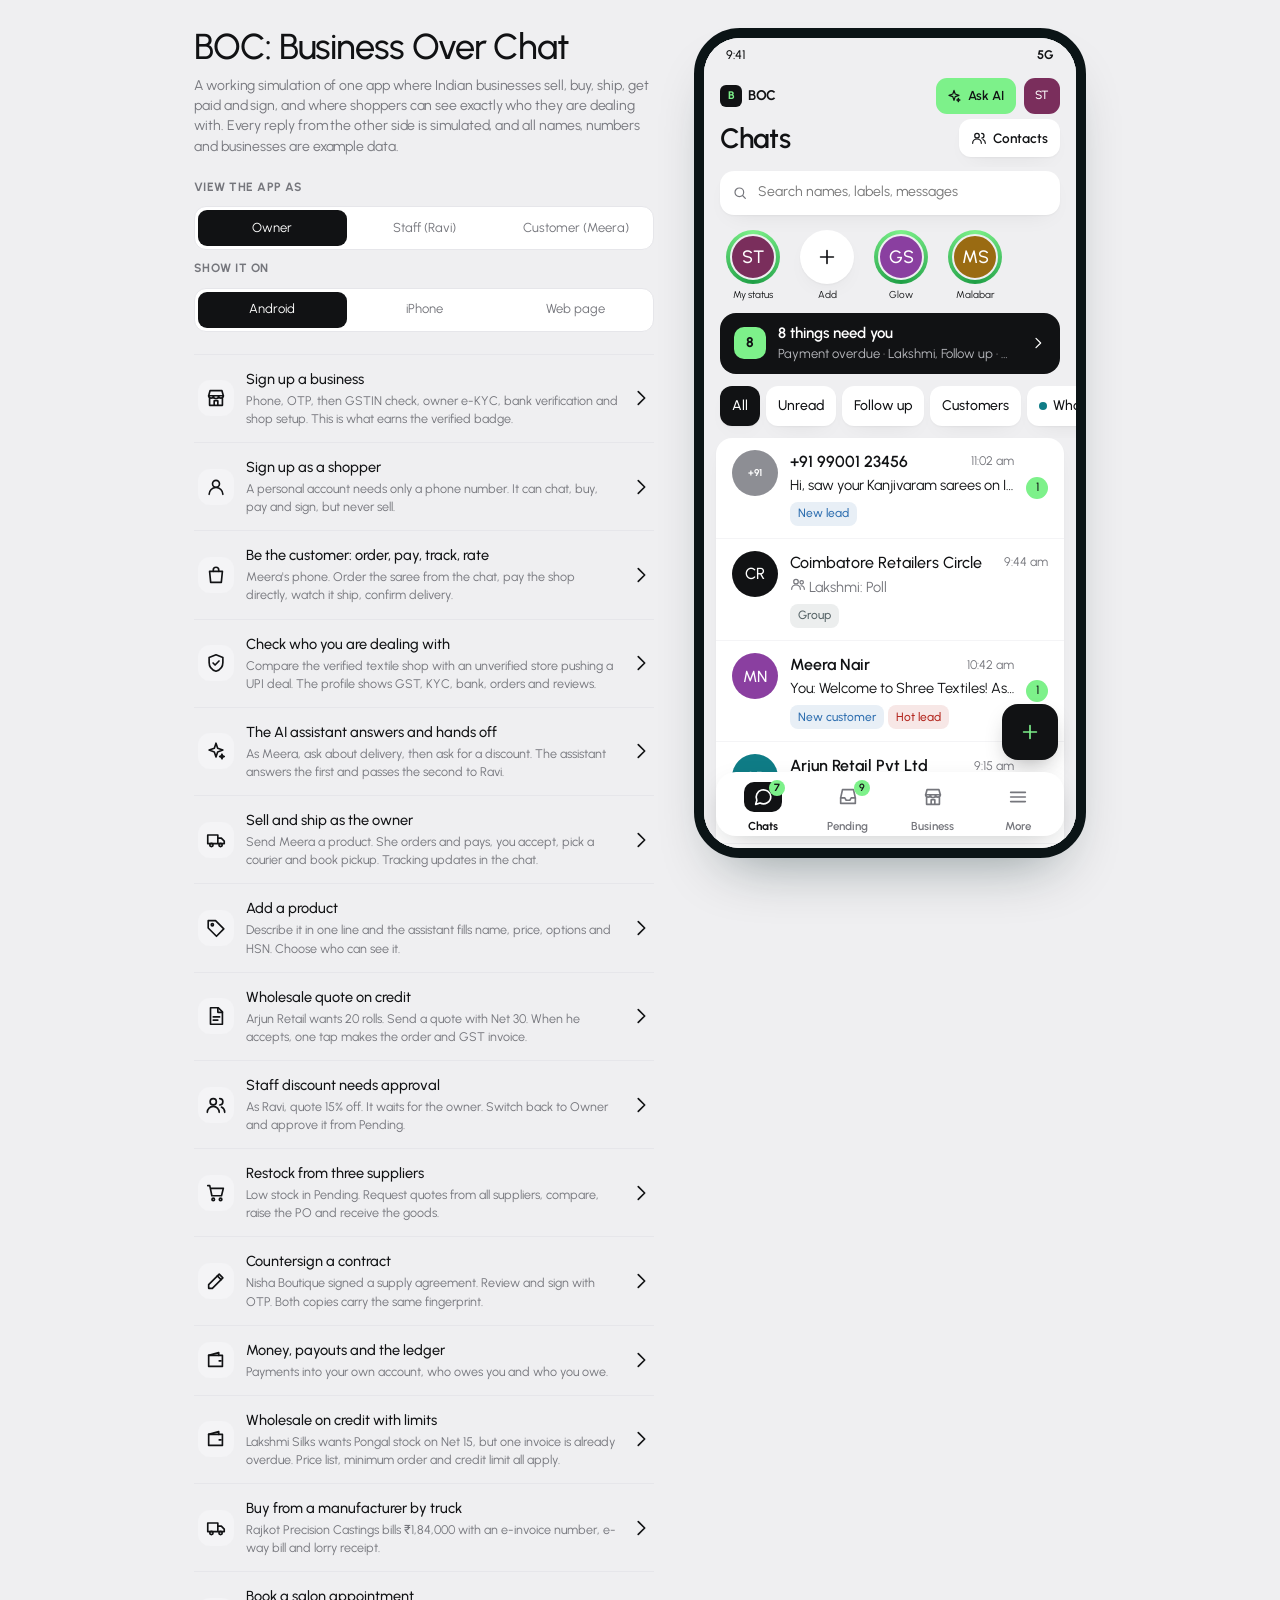
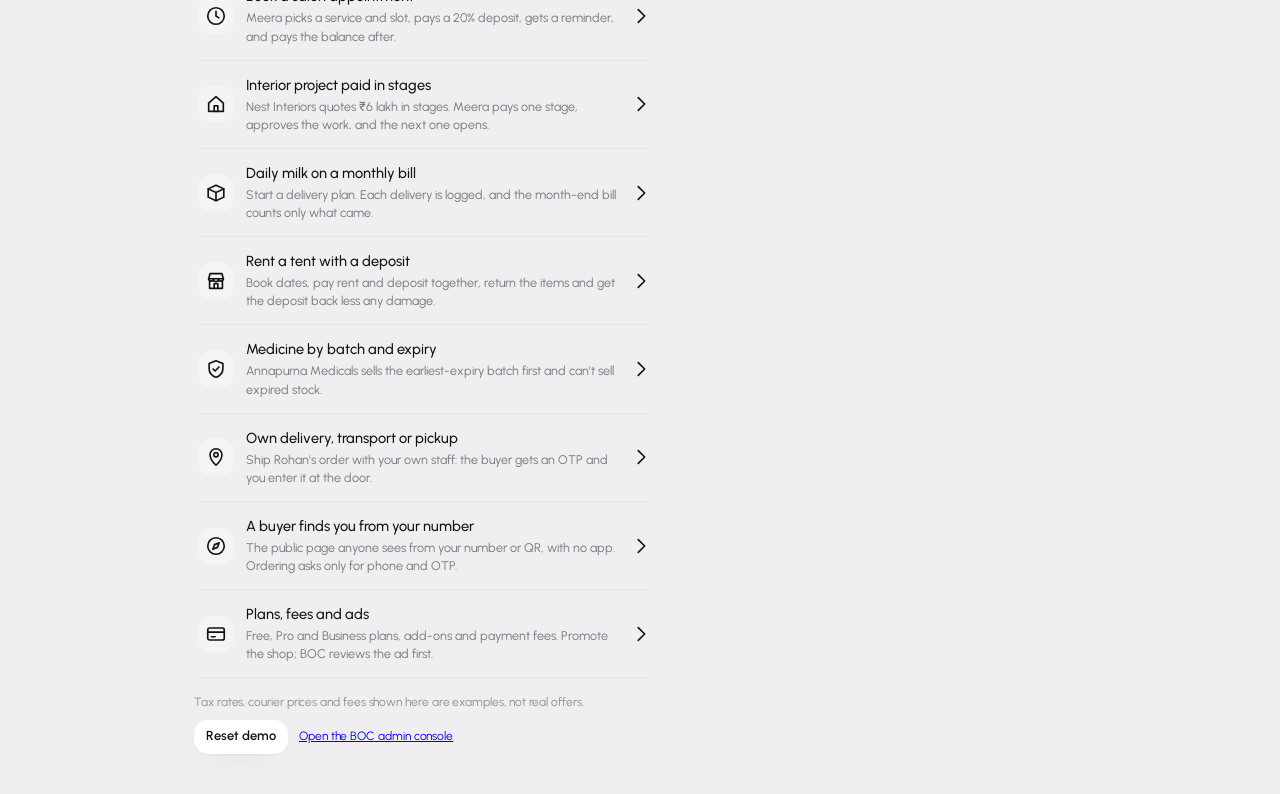
<file: index.html>
<!doctype html><html lang="en"><head><meta charset="utf-8"><meta name="viewport" content="width=device-width,initial-scale=1"><title>BOC: Business Over Chat</title><meta http-equiv="refresh" content="0; url=prototype/"><link rel="canonical" href="prototype/"></head><body><p><a href="prototype/">Open the BOC prototype</a> · <a href="prototype/admin.html">Admin console</a> · <a href="prototype/suite.html">Every screen</a></p></body></html>
</file>
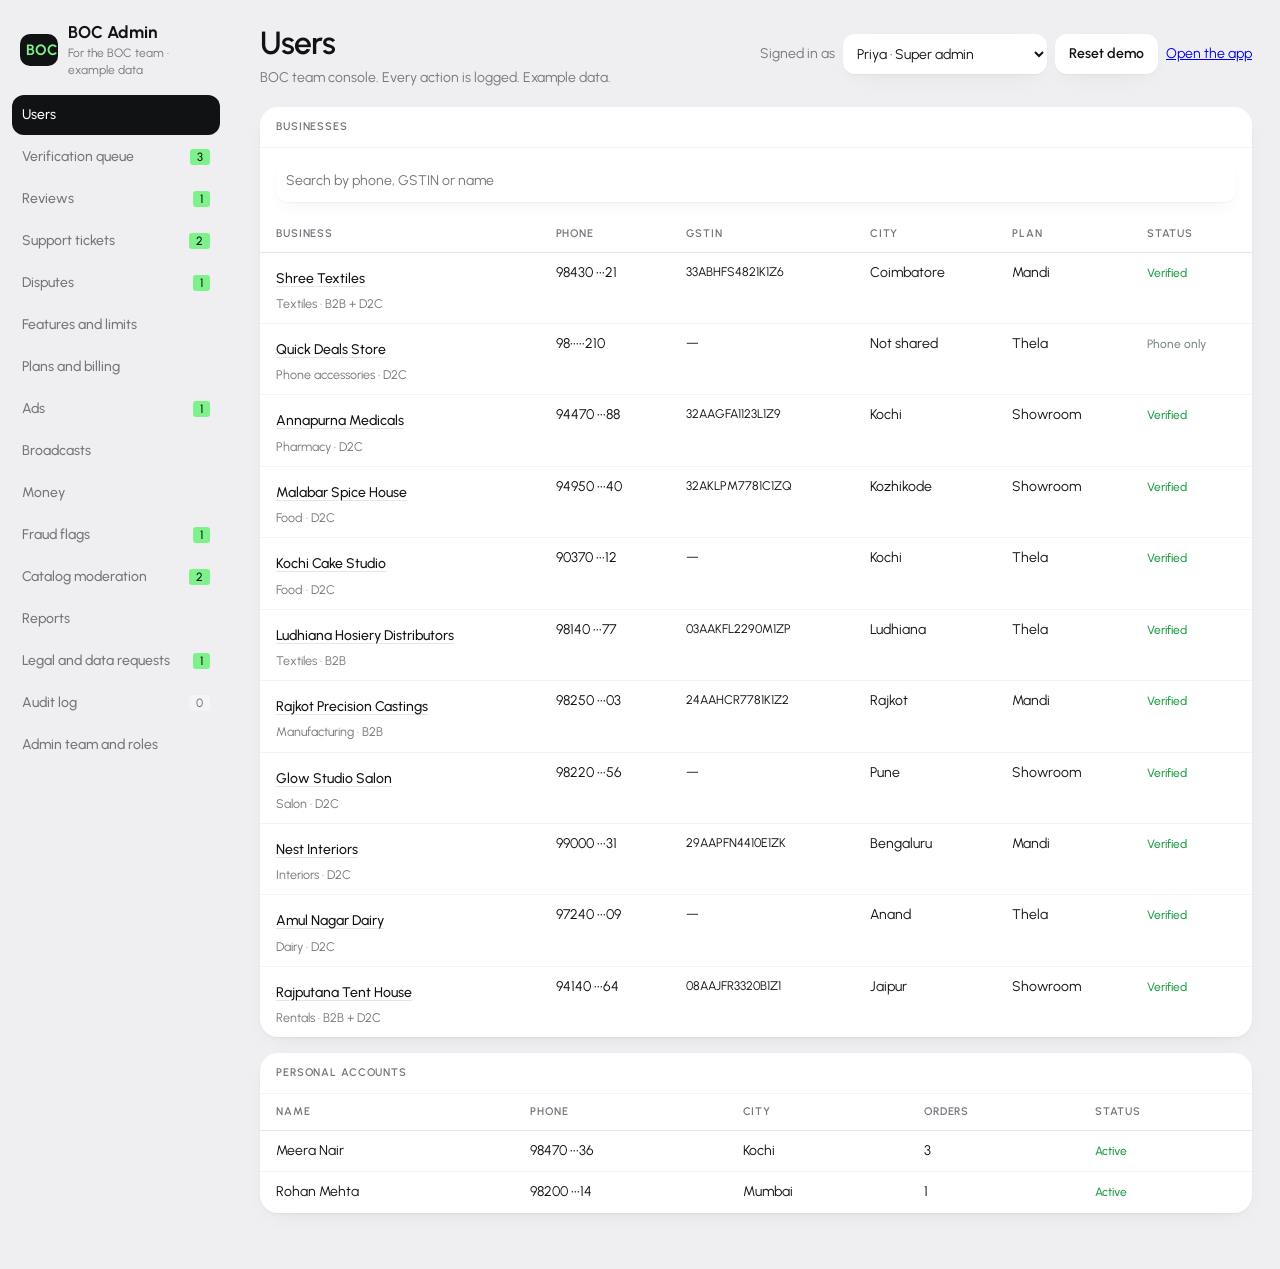
<file: prototype/admin.html>
<!doctype html>
<html lang="en" data-theme="light">
<head>
<meta charset="utf-8">
<meta name="viewport" content="width=device-width, initial-scale=1">
<title>BOC Admin</title>
<link rel="stylesheet" href="https://fonts.googleapis.com/css2?family=Urbanist:wght@400;500;600;700;800&family=Inter:wght@300;400;500;600&display=swap">
<style>
/* BOC admin console for the BOC team: dense desktop tool in the Shade Card system. Example data only. */
:root{
  --jet:#00262B; --mint:#ABFFAE; --cyan:#CDE3E6;
  --ground:#F2F1EE; --card:#FFFFFF; --sunk:#E9EAE6; --line:#DADCD6; --ink:#0B1F22; --ink2:#566366;
  --tint:#00262B; --tint-ink:#FFFFFF; --tint-soft:#CDE3E6; --wait:#ABFFAE; --wait-ink:#00262B; --wait-soft:#E4FBE5;
  --good:#1E7A47; --good-soft:#E3F1E8; --bad:#B3261E; --bad-soft:#F8E4E2; --amber:#A86A12; --mute:#7C8789;
  --f-ui:"Inter",system-ui,-apple-system,"Segoe UI",sans-serif; --f-code:"Inter",system-ui,sans-serif; --f-num:"Inter",system-ui,sans-serif;
}
@media (prefers-color-scheme:dark){:root:not([data-theme="light"]){
  --ground:#071D21; --card:#0C2A2F; --sunk:#12353B; --line:#1F474D; --ink:#E7F0F0; --ink2:#9DB2B4;
  --tint:#ABFFAE; --tint-ink:#00262B; --tint-soft:#173E44; --wait-soft:#1C4A3B;
  --good:#7FD9A0; --good-soft:#163A2B; --bad:#FF8A80; --bad-soft:#3E1C1A; --amber:#F0C06A; --mute:#7F9496; color-scheme:dark}}
:root[data-theme="dark"]{
  --ground:#071D21; --card:#0C2A2F; --sunk:#12353B; --line:#1F474D; --ink:#E7F0F0; --ink2:#9DB2B4;
  --tint:#ABFFAE; --tint-ink:#00262B; --tint-soft:#173E44; --wait-soft:#1C4A3B;
  --good:#7FD9A0; --good-soft:#163A2B; --bad:#FF8A80; --bad-soft:#3E1C1A; --amber:#F0C06A; --mute:#7F9496; color-scheme:dark}
*{box-sizing:border-box}
body{margin:0;background:var(--ground);color:var(--ink);font:14px/1.45 var(--f-ui)}
button{font:inherit;color:inherit;cursor:pointer}
.app{display:grid;grid-template-columns:232px minmax(0,1fr);min-height:100vh}
.side{background:var(--card);border-right:1px solid var(--line);padding:16px 12px;position:sticky;top:0;height:100vh;overflow:auto}
.brand{display:flex;align-items:center;gap:10px;padding:4px 8px 16px}
.brand b{font-size:17px}.brand small{display:block;color:var(--ink2);font-size:12px}
.logo{min-width:32px;padding:0 6px;height:32px;border-radius:8px;background:var(--tint);color:var(--tint-ink);display:grid;place-items:center;font:700 15px var(--f-code)}
.nav{display:grid;gap:2px}
.nav button{display:flex;justify-content:space-between;align-items:center;border:0;background:none;text-align:left;padding:9px 10px;border-radius:8px;min-height:40px}
.nav button:hover{background:var(--sunk)}.nav button.on{background:var(--tint-soft);color:var(--tint);font-weight:700}
.cnt{font:500 12px var(--f-num);padding:1px 7px;border-radius:6px;background:var(--wait);color:var(--wait-ink)}
.cnt.z{background:var(--sunk);color:var(--ink2)}
main{padding:20px 28px 40px;min-width:0}
.top{display:flex;flex-wrap:wrap;gap:12px;align-items:center;justify-content:space-between;margin-bottom:18px}
.top h1{margin:0;font-size:24px;letter-spacing:-.01em}
.top p{margin:2px 0 0;color:var(--ink2)}
.role{display:flex;align-items:center;gap:8px;color:var(--ink2)}
select,input[type=search],input[type=text],textarea{font:inherit;color:var(--ink);background:var(--card);border:1px solid var(--line);border-radius:8px;padding:8px 10px;min-height:40px}
textarea{width:100%;min-height:72px}
.panel{background:var(--card);border:1px solid var(--line);border-radius:14px;margin-bottom:16px;overflow:hidden}
.ph{display:flex;flex-wrap:wrap;gap:10px;align-items:center;justify-content:space-between;padding:12px 16px;border-bottom:1px solid var(--line)}
.ph h2{margin:0;font-size:15px}
.pb{padding:14px 16px}
.tw{overflow-x:auto}
table{border-collapse:collapse;width:100%;min-width:640px}
th,td{text-align:left;padding:10px 16px;border-bottom:1px solid var(--line);vertical-align:top}
th{font-size:12px;font-weight:500;color:var(--ink2);background:var(--sunk);white-space:nowrap}
tr:last-child td{border-bottom:0}
tr.sel td{background:var(--tint-soft)}
.num{font-family:var(--f-num);font-variant-numeric:tabular-nums}
.code{font:700 14px var(--f-code);letter-spacing:.02em}
.chip{display:inline-block;padding:2px 8px;border-radius:8px;font-size:12px;font-weight:500;color:#fff;white-space:nowrap}
.t-wait{background:#E8A317;color:#1A1714}.t-good{background:#2E7D4F}.t-bad{background:#B8322A}.t-tint{background:#2B3A8C}.t-mute{background:#7A7266}
.btn{border:0;background:var(--tint);color:var(--tint-ink);border-radius:8px;padding:8px 14px;min-height:40px;font-weight:500}
.btn.ghost{background:var(--sunk);color:var(--ink)}.btn.bad{background:var(--bad);color:#fff}.btn.wait{background:var(--wait);color:var(--wait-ink)}
.btn:disabled{opacity:.45;cursor:not-allowed}
.row{display:flex;flex-wrap:wrap;gap:8px;align-items:center}
.kpis{display:grid;grid-template-columns:repeat(auto-fit,minmax(170px,1fr));gap:12px;margin-bottom:16px}
.kpi{background:var(--card);border:1px solid var(--line);border-radius:14px;padding:14px 16px}
.kpi .l{color:var(--ink2);font-size:12.5px}.kpi .v{font:500 22px var(--f-num);margin-top:4px}
.muted{color:var(--ink2)}.small{font-size:12.5px}
.grid2{display:grid;grid-template-columns:minmax(0,1.4fr) minmax(0,1fr);gap:16px}
.dl{display:grid;grid-template-columns:150px minmax(0,1fr);gap:6px 12px;margin:0}
.dl dt{color:var(--ink2)}.dl dd{margin:0}
.note{padding:10px 12px;border-radius:10px;background:var(--wait-soft);margin-bottom:12px}
.note.bad{background:var(--bad-soft)}.note.good{background:var(--good-soft)}
.bars{display:grid;gap:8px}.bar{display:grid;grid-template-columns:120px minmax(0,1fr) 90px;gap:10px;align-items:center}
.bar i{display:block;height:12px;border-radius:4px;background:var(--tint)}
.toast{position:fixed;left:50%;bottom:24px;transform:translateX(-50%);background:#2A2722;color:#F2EEE6;padding:12px 18px;border-radius:8px;z-index:9;max-width:calc(100vw - 32px)}
label.f{display:grid;gap:4px;font-size:12.5px;color:var(--ink2)}
.form{display:grid;grid-template-columns:repeat(auto-fit,minmax(160px,1fr));gap:10px;margin-bottom:12px}
.empty{padding:22px 16px;color:var(--ink2)}
.lnk{border:0;background:none;padding:6px 0;min-height:32px;color:var(--tint);font-weight:500;text-align:left}.lnk:hover{text-decoration:underline}
td.num{white-space:nowrap}
@media (max-width:860px){
  .app{grid-template-columns:1fr}
  .side{position:static;height:auto;border-right:0;border-bottom:1px solid var(--line);padding:12px 16px}
  .nav{display:flex;overflow-x:auto;gap:4px;padding-bottom:4px}
  .nav button{white-space:nowrap;flex:0 0 auto;gap:6px}
  main{padding:16px}
  .grid2{grid-template-columns:1fr}
  .dl{grid-template-columns:120px minmax(0,1fr)}
}
/* calm ledger: hairlines, near-square corners, status in text colour, mint only for the next action */
body{font-feature-settings:"tnum" 1}
::selection{background:var(--mint);color:var(--jet)}
.side{background:var(--jet);color:#E7F0F0;border-right:0}
.brand small{color:#9DB7BA}.logo{background:var(--mint);color:var(--jet);border-radius:3px;font-family:var(--f-ui)}
.nav button{color:#C9DADC;border-radius:0}.nav button:hover{background:rgba(255,255,255,.06)}
.nav button.on{background:none;color:var(--mint);font-weight:500;box-shadow:inset 2px 0 0 var(--mint)}
.cnt{background:var(--mint);color:var(--jet);border-radius:3px;font-family:var(--f-num)}.cnt.z{background:rgba(255,255,255,.08);color:#9DB7BA}
.top h1{font-weight:300;font-size:32px;letter-spacing:-.025em}
.panel,.kpi{border-radius:0;box-shadow:none}
.ph h2{font-weight:500}
th{background:var(--card);border-bottom:1px solid var(--ink);font-weight:500}
.kpi .v{font-weight:300;font-size:30px;letter-spacing:-.02em}
.code{font-weight:500;letter-spacing:.02em;font-size:13px}
.chip{background:none!important;padding:0;border-radius:0;font-weight:500}
.t-good{color:var(--good)}.t-bad{color:var(--bad)}.t-tint{color:var(--amber)}.t-mute{color:var(--mute)}
.chip.t-wait{background:var(--mint)!important;color:var(--jet);padding:2px 8px;border-radius:3px}
.btn{border-radius:3px;background:var(--mint);color:var(--jet)}
.btn.ghost{background:var(--card);border:1px solid var(--line);color:var(--ink)}
.btn.bad{background:var(--card);border:1px solid var(--bad);color:var(--bad)}
select,input[type=search],input[type=text],textarea{border-radius:3px}
.note{border-radius:0;background:var(--cyan);color:var(--jet)}.note.bad{background:var(--bad-soft);color:var(--ink)}.note.good{background:var(--good-soft);color:var(--ink)}
.bar i{border-radius:0;background:var(--jet)}
.lnk{color:var(--ink);text-decoration:underline;text-decoration-color:var(--line);text-underline-offset:3px}
@media (prefers-color-scheme:dark){:root:not([data-theme="light"]) .bar i{background:var(--mint)}}
.toast{background:var(--jet);border-radius:3px}
@media (max-width:860px){.nav button.on{box-shadow:inset 0 -2px 0 var(--mint)}}
/* Ledger theme (Ledgerix reference): light grey ground, white 16px cards, black active, neon green action */
:root,:root[data-theme="light"]{--jet:#111214;--mint:#7DF18A;--ground:#EFEFF1;--card:#fff;--sunk:#F4F4F6;--line:#E6E6EA;--ink:#111214;--ink2:#75767C;--good:#1E9E45;--good-soft:#E8FCEA;--bad:#E5484D;--bad-soft:#FDECEC;--amber:#B97A06;--f-ui:"Urbanist","Inter",system-ui,sans-serif;--f-num:"Urbanist","Inter",system-ui,sans-serif;--f-code:"Urbanist","Inter",system-ui,sans-serif;--sh:0 1px 2px rgba(17,18,20,.04),0 8px 24px -12px rgba(17,18,20,.10)}
.side{background:var(--ground);color:var(--ink);border-right:0}
.brand small{color:var(--ink2)}.logo{background:var(--jet);color:var(--mint);border-radius:10px}
.nav button{color:var(--ink2);border-radius:12px;font-weight:500}.nav button:hover{background:var(--card)}
.nav button.on{background:var(--jet);color:#fff;box-shadow:none}
.cnt.z{background:var(--sunk);color:var(--ink2)}
.top h1{font-weight:600;letter-spacing:-.03em}
.panel,.kpi{border:0;border-radius:18px;box-shadow:var(--sh)}
.ph{border-bottom:1px solid var(--sunk)}
.ph h2,th{font-size:11px;font-weight:600;letter-spacing:.08em;text-transform:uppercase;color:var(--ink2)}
th{border-bottom:1px solid var(--line);background:var(--card)}
td{border-bottom:1px solid var(--sunk)}
.kpi .l{font-size:11px;font-weight:600;letter-spacing:.08em;text-transform:uppercase}
.kpi .v{font-weight:500;font-size:32px;letter-spacing:-.035em}
.btn{border-radius:12px;background:var(--mint);color:var(--jet);font-weight:600}
.btn.ghost{background:var(--card);border:0;box-shadow:var(--sh)}
select,input[type=search],input[type=text],textarea{border:0;border-radius:12px;box-shadow:var(--sh)}
.bar i{background:var(--jet);border-radius:3px}.note{border-radius:12px;background:var(--sunk)}
@media (max-width:860px){.nav button.on{box-shadow:none}}
</style>
</head>
<body>
<div class="app">
  <aside class="side"><div class="brand"><span class="logo">BOC</span><span><b>BOC Admin</b><small>For the BOC team · example data</small></span></div><nav class="nav" id="nav" aria-label="Sections"></nav></aside>
  <main id="main"></main>
</div>
<div id="toast" class="toast" role="status" hidden></div>
<script src="tests/runner.js"></script>
<script src="shared.js"></script>
<script>
"use strict";
/* ===== state ===== */
const ROLES={
  "Super admin":["users","verify","reviews","support","disputes","features","billing","ads","broadcast","money","fraud","moderation","reports","legal","audit","team"],
  "Support agent":["users","reviews","support","disputes"],
  "Verification officer":["users","verify","moderation"],
  "Finance":["money","billing","disputes"],
  "Marketing":["ads","broadcast","reports","features"]};
const SECTIONS={users:"Users",verify:"Verification queue",reviews:"Reviews",support:"Support tickets",disputes:"Disputes",features:"Features and limits",billing:"Plans and billing",ads:"Ads",broadcast:"Broadcasts",money:"Money",fraud:"Fraud flags",moderation:"Catalog moderation",reports:"Reports",legal:"Legal and data requests",audit:"Audit log",team:"Admin team and roles"};
const NEEDS_APPROVAL=["refund","split","suspend","release"];
const A={who:"Priya",role:"Super admin",section:"users",sel:null,q:"",seg:{model:"",city:"",plan:"",verified:""},bc:{title:"",body:"",channel:"In-app",target:"segment",list:[]},ft:{target:"segment",key:"items",value:"200",list:[]}};
const fresh=()=>structuredClone(SEED.admin);
function DB(){const s=BOCStore.load();return (s&&s.admin)||fresh()}
function write(fn){BOCStore.patch("admin",a=>{a=a||fresh();fn(a);return a});render()}
const money=n=>"₹"+Math.round(n).toLocaleString("en-IN");
const esc=s=>String(s??"").replace(/[&<>"]/g,c=>({"&":"&amp;","<":"&lt;",">":"&gt;",'"':"&quot;"}[c]));
const now=()=>new Date().toLocaleString("en-IN",{day:"numeric",month:"short",hour:"numeric",minute:"2-digit"});
const chip=(t,l)=>`<span class="chip t-${t}">${esc(l)}</span>`;
let toastT;function toast(t){const el=document.getElementById("toast");el.textContent=t;el.hidden=false;clearTimeout(toastT);toastT=setTimeout(()=>el.hidden=true,2600)}

/* ===== actions with audit and maker-checker ===== */
const needsApproval=kind=>NEEDS_APPROVAL.includes(kind);
function effect(a,x){
  const biz=a.businesses.find(b=>b.key===x.target);
  switch(x.kind){
    case "suspend":if(biz)biz.status="suspended";break;
    case "unsuspend":if(biz)biz.status="active";break;
    case "reverify":if(biz){biz.verified=false;biz.status="re-verifying"}break;
    case "release":case "refund":case "split":{const d=a.disputes.find(z=>z.id===x.target);if(d&&d.status==="open"){if(x.kind==="release"){d.status="resolved";d.outcome="Closed, no refund due";a.escrow.held=Math.max(0,a.escrow.held-d.amount);a.escrow.paidOut+=d.amount;break}d.status="resolved";d.outcome=x.kind==="refund"?`Seller to refund ${money(d.amount)} to buyer`:`Seller refunds part: buyer ${money(d.amount*x.payload.buyerPct/100)}, seller ${money(d.amount*(100-x.payload.buyerPct)/100)}`;a.escrow.held=Math.max(0,a.escrow.held-d.amount)}break}
  }
}
function doAct(kind,target,payload={}){let out;
  write(a=>{const x={id:"AC-"+String(a.audit.length+1).padStart(4,"0"),kind,target,payload,by:A.who,byRole:A.role,at:now(),status:needsApproval(kind)?"awaiting approval":"done"};
    a.audit.unshift(x);if(x.status==="done")effect(a,x);out=x});
  toast(out.status==="done"?"Done. Logged in the audit log.":"Sent for approval by a second admin.");return out}
function approve(id,who){const role=(DB().staff.find(s=>s.name===who)||{}).role;let res={ok:false,msg:""};
  write(a=>{const x=a.audit.find(z=>z.id===id);if(!x||x.status!=="awaiting approval"){res.msg="Nothing to approve";return}
    if(x.by===who){res.msg="You can't approve your own request. Ask another admin.";return}
    if(role!=="Super admin"&&!(ROLES[role]||[]).includes(sectionFor(x.kind))){res.msg="Your role can't approve this.";return}
    const tgt=a.disputes.find(z=>z.id===x.target);if(tgt&&tgt.status!=="open"){x.status="cancelled";res.msg="This dispute was already settled, so the request was cancelled.";return}x.status="done";x.approvedBy=who;effect(a,x);a.audit.unshift({id:"AC-"+String(a.audit.length+1).padStart(4,"0"),kind:"approve",target:x.id,by:who,at:now(),status:"done"});res.ok=true});
  if(res.msg)toast(res.msg);else toast("Approved and applied.");return res}
function sectionFor(kind){return {suspend:"users",refund:"disputes",split:"disputes",release:"disputes"}[kind]||"users"}
/* segment matching shared by broadcasts and feature overrides: all set filters must match */
function matches(b,seg){return(!seg.model||b.model.includes(seg.model))&&(!seg.city||b.city===seg.city)&&(!seg.plan||b.plan===seg.plan)&&(!seg.verified||(seg.verified==="yes")===b.verified)}
const segCount=(db,seg)=>db.businesses.filter(b=>matches(b,seg)).length;

/* ===== views ===== */
const panel=(title,body,extra="")=>`<section class="panel"><div class="ph"><h2>${title}</h2>${extra}</div>${body}</section>`;
const table=(cols,rows)=>rows.length?`<div class="tw"><table><thead><tr>${cols.map(c=>`<th scope="col">${c}</th>`).join("")}</tr></thead><tbody>${rows.join("")}</tbody></table></div>`:`<div class="empty">Nothing here right now.</div>`;
const B=(act,label,cls="",data="")=>`<button class="btn ${cls}" data-act="${act}" ${data}>${label}</button>`;
const pendingApprovals=db=>db.audit.filter(x=>x.status==="awaiting approval");
const V={
  users(db){const q=A.q.trim().toLowerCase();
    const list=db.businesses.filter(b=>!q||[b.name,b.phone,b.gstin,b.city].join(" ").toLowerCase().replace(/\s/g,"").includes(q.replace(/\s/g,"")));
    const st=b=>b.status==="suspended"?chip("bad","Suspended"):b.status==="re-verifying"?chip("wait","Re-verifying"):b.verified?chip("good","Verified"):chip("mute","Phone only");
    const rows=list.map(b=>`<tr class="${A.sel===b.key?"sel":""}"><td><button class="lnk" data-act="sel" data-k="${b.key}">${esc(b.name)}</button><div class="small muted">${esc(b.cat)} · ${esc(b.model)}</div></td><td class="num">${esc(b.phone)}</td><td class="num small">${esc(b.gstin||"—")}</td><td>${esc(b.city)}</td><td>${esc(SEED.plans[b.plan].name)}</td><td>${st(b)}</td></tr>`);
    const s=db.businesses.find(b=>b.key===A.sel);const waiting=s&&pendingApprovals(db).find(x=>x.target===s.key);
    const detail=s?panel(esc(s.name),`<div class="pb"><dl class="dl"><dt>Phone</dt><dd class="num">${esc(s.phone)}</dd><dt>GSTIN</dt><dd class="num">${esc(s.gstin||"Not registered")}</dd><dt>Type</dt><dd>${esc(s.kind)} · ${esc(s.model)}</dd><dt>Plan</dt><dd>${esc(SEED.plans[s.plan].name)}</dd><dt>Sales on BOC</dt><dd class="num">${money(s.gmv)}</dd><dt>Joined</dt><dd>${esc(s.joined)}</dd><dt>Open tickets</dt><dd>${db.tickets.filter(t=>t.biz===s.key&&t.status==="open").length}</dd><dt>Disputes</dt><dd>${db.disputes.filter(d=>d.seller===s.name&&d.status==="open").length} open</dd></dl>
      ${s.flags?`<div class="note bad" style="margin-top:12px"><b>Fraud signals</b><br>${s.flags.map(esc).join("<br>")}</div>`:""}
      ${waiting?`<div class="note" style="margin-top:12px">Suspension requested by ${esc(waiting.by)} · waiting for a second admin</div>`:""}
      <div class="row" style="margin-top:12px">${s.status==="suspended"?B("unsuspend","Lift suspension","","data-k=\""+s.key+"\""):B("suspend","Suspend","bad","data-k=\""+s.key+"\""+(waiting?" disabled":""))}${B("reverify","Ask to re-verify","ghost","data-k=\""+s.key+"\"")}</div>
      <p class="small muted">Suspending needs a second admin. While suspended, buyers can't order or pay this business and see a notice in the chat and on its web page.</p></div>`):"";
    return panel("Businesses",`<div class="pb"><input type="search" id="q" placeholder="Search by phone, GSTIN or name" value="${esc(A.q)}" aria-label="Search businesses" style="width:100%"></div>`+table(["Business","Phone","GSTIN","City","Plan","Status"],rows))+detail+
      panel("Personal accounts",table(["Name","Phone","City","Orders","Status"],db.people.map(p=>`<tr><td>${esc(p.name)}</td><td class="num">${esc(p.phone)}</td><td>${esc(p.city)}</td><td class="num">${p.orders}</td><td>${chip("good","Active")}</td></tr>`)))},
  reviews(db){const name=k=>(db.businesses.find(b=>b.key===k)||{}).name||k,list=db.reviews||[];
    const st=r=>({pending:chip("wait","Needs a decision"),seller:chip("tint","With the seller"),"seller-replied":chip("wait","Seller resolved, publish?"),published:chip("good","Published"),rejected:chip("bad","Rejected")})[r.status];
    const acts=r=>r.status==="pending"?`<div class="row">${B("rvpub","Publish","","data-id=\""+r.id+"\"")}${B("rvseller","Contact seller","ghost","data-id=\""+r.id+"\"")}${B("rvreject","Reject","bad","data-id=\""+r.id+"\"")}</div>`:r.status==="seller-replied"?B("rvpub","Publish with reply","","data-id=\""+r.id+"\""):r.status==="seller"?`<span class="small muted">Waiting for the seller</span>`:"";
    return `<div class="note">Only verified buyers can review. Low ratings go to the seller first so they can put it right; then BOC publishes the review, with the seller's reply if there is one. Reject only reviews that break the rules: abuse, spam, or not about the purchase.</div>`+panel("Review queue",table(["Ref","Business","Buyer and order","Rating","Review","Status",""],list.map(r=>`<tr><td class="code">${r.id.replace("-"," ")}</td><td>${esc(name(r.biz))}</td><td>${esc(r.author)}<div class="small muted">Verified purchase · ${esc(r.order)}</div></td><td class="num">${r.stars}★${r.stars<=3&&r.status==="pending"?'<div class="small" style="color:var(--bad)">Low: contact the seller first</div>':""}</td><td>${esc(r.text)}${r.reply?`<div class="small muted">Seller: ${esc(r.reply)}</div>`:""}</td><td>${st(r)}</td><td>${acts(r)}</td></tr>`)))},
  verify(db){return panel("Checks that failed automatically",table(["Ref","Business","Check","Why it failed","When",""],db.verifyQueue.map(v=>`<tr><td class="code">${v.id.replace("-"," ")}</td><td>${esc(v.biz)}<div class="small muted">${esc(v.city)}</div></td><td>${esc(v.check)}</td><td>${esc(v.reason)}</td><td class="small">${esc(v.at)}</td><td>${v.status==="open"?`<div class="row">${B("vpass","Approve","","data-id=\""+v.id+"\"")}${B("vfail","Reject","ghost","data-id=\""+v.id+"\"")}</div>`:chip(v.status==="approved"?"good":"bad",v.status==="approved"?"Approved":"Rejected")}</td></tr>`)))},
  support(db){const t=db.tickets.find(x=>x.id===A.sel);
    const rows=db.tickets.map(x=>`<tr class="${A.sel===x.id?"sel":""}"><td><button class="lnk" data-act="sel" data-k="${x.id}"><span class="code">${x.id.replace("-"," ")}</span></button></td><td>${esc(x.subject)}<div class="small muted">${esc(x.cat)}</div></td><td>${esc(x.from)}</td><td class="small">${esc(x.at)}</td><td>${x.status==="open"?chip("wait","Open"):chip("good","Closed")}</td></tr>`);
    const d=t?panel("Ticket "+t.id.replace("-"," "),`<div class="pb"><dl class="dl"><dt>From</dt><dd>${esc(t.from)}</dd><dt>About</dt><dd>${esc(t.subject)}</dd><dt>Chat access</dt><dd>${t.access?chip("good","Granted by the user"):chip("mute","Not granted")}</dd></dl>
      ${t.access?`<div class="note good" style="margin-top:12px">The user shared this chat with support. Agents see only this chat, and the view is logged.</div>`:`<div class="note" style="margin-top:12px">Chats stay private. Ask the user to share this chat before you can read it.</div>${B("askaccess","Ask for chat access","ghost","data-id=\""+t.id+"\"")}`}
      ${t.notes.map(n=>`<p class="small"><b>${esc(n.by)}</b> · ${esc(n.at)}<br>${esc(n.text)}</p>`).join("")}
      <label class="f" style="margin-top:12px">Reply to the user<textarea id="reply"></textarea></label><div class="row" style="margin-top:8px">${B("treply","Send reply","","data-id=\""+t.id+"\"")}${t.status==="open"?B("tclose","Close ticket","ghost","data-id=\""+t.id+"\""):""}</div></div>`):"";
    return panel("Inbox",table(["Ticket","Subject","From","Opened","Status"],rows))+d},
  disputes(db){return panel("Order complaints",`<div class="pb small muted">BOC never holds money. We mediate: the seller refunds from their own account, and repeat problems lead to suspension. Closing a case needs a second admin.</div>`+table(["Ref","Order","Buyer","Seller","Held","Reason",""],db.disputes.map(d=>{const w=pendingApprovals(db).find(x=>x.target===d.id);
    return `<tr><td class="code">${d.id.replace("-"," ")}</td><td class="code">${esc(d.order)}</td><td>${esc(d.buyer)}</td><td>${esc(d.seller)}</td><td class="num">${money(d.amount)}</td><td>${esc(d.reason)}</td><td>${d.status==="resolved"?chip("good",d.outcome):w?chip("tint","Waiting for a second admin"):`<div class="row">${B("release","Close, no refund due","ghost","data-id=\""+d.id+"\"")}${B("refund","Seller to refund","","data-id=\""+d.id+"\"")}${B("split","Seller to refund 60%","ghost","data-id=\""+d.id+"\"")}</div>`}</td></tr>`})))},
  features(db){const f=A.ft,n=f.target==="segment"?segCount(db,A.seg):f.list.length;
    const ov=Object.entries(db.flags||{});
    return panel("Extend a service or raise a limit",`<div class="pb"><div class="form"><label class="f">Apply to<select data-bind="ft.target"><option value="segment" ${f.target==="segment"?"selected":""}>A segment</option><option value="list" ${f.target==="list"?"selected":""}>Chosen businesses</option></select></label>
      <label class="f">What<select data-bind="ft.key">${[["items","Product limit"],["users","Staff seats"],["msgs","Broadcast messages"],["credit","Credit terms feature"],["aiBeta","AI assistant beta"]].map(([k,l])=>`<option value="${k}" ${f.key===k?"selected":""}>${l}</option>`).join("")}</select></label>
      <label class="f">Value<input type="text" data-bind="ft.value" value="${esc(f.value)}"></label></div>
      ${f.target==="segment"?segForm():listForm(db,"ft")}<p class="small muted">Reaches <b class="num">${n}</b> ${n===1?"business":"businesses"}. Overrides beat plan limits.</p>${B("applyft","Apply override","",n?"":"disabled")}</div>`)+
      panel("Active overrides",table(["Business","Override"],ov.map(([k,o])=>`<tr><td>${esc((db.businesses.find(b=>b.key===k)||{}).name||k)}</td><td>${Object.entries(o).map(([a,b])=>esc(a)+" = "+esc(b)).join(", ")}</td></tr>`)))},
  billing(db){return `<div class="kpis">${Object.entries(SEED.plans).map(([k,p])=>`<div class="kpi"><div class="l">${p.name} · ${money(p.price)}/month</div><div class="v">${db.businesses.filter(b=>b.plan===k).length}</div></div>`).join("")}</div>`+
    panel("Renewals",table(["Business","Plan","Amount","Renews","Status"],db.billing.map(b=>`<tr><td>${esc(b.biz)}</td><td>${esc(b.plan)}</td><td class="num">${money(b.amount)}</td><td>${esc(b.renews)}</td><td>${b.status==="failed"?chip("bad","Payment failed")+" "+B("retry","Retry","ghost","data-k=\""+esc(b.biz)+"\""):chip("good","Paid")}</td></tr>`)))+
    panel("Coupons",table(["Code","Gives","Used"],db.coupons.map(c=>`<tr><td class="code">${esc(c.code)}</td><td>${esc(c.what)}</td><td class="num">${c.used} of ${c.limit}</td></tr>`)))+`<p class="small muted">Example pricing.</p>`},
  ads(db){return panel("Ads",`<div class="pb small muted">Only verified businesses can advertise. Ads show in Explore and search, never inside chats. Prices: ${money(SEED.adprice.cpc)} a click or ${money(SEED.adprice.day)} a day per slot (example).</div>`+table(["Ref","Business","Where","Pays","Budget","Spent","Clicks","Status"],db.ads.map(a=>`<tr><td class="code">${a.id.replace("-"," ")}</td><td>${esc(a.biz)}${a.text?`<div class="small muted">“${esc(a.text)}”</div>`:""}</td><td>${a.slot==="explore"?"Explore":"Search"}</td><td>${a.model==="cpc"?"Per click":"Per day"}</td><td class="num">${money(a.budget)}</td><td class="num">${money(a.spent)}</td><td class="num">${a.clicks}</td><td>${a.status==="pending"?`<div class="row">${B("adok","Approve","","data-id=\""+a.id+"\"")}${B("adno","Reject","ghost","data-id=\""+a.id+"\"")}</div>`:chip(a.status==="live"?"good":"bad",a.status==="live"?"Live":"Rejected")}</td></tr>`)))},
  broadcast(db){const b=A.bc,n=b.target==="segment"?segCount(db,A.seg):b.list.length;
    return panel("New announcement from BOC",`<div class="pb"><div class="form"><label class="f">Title<input type="text" data-bind="bc.title" value="${esc(b.title)}"></label><label class="f">Send as<select data-bind="bc.channel">${["In-app","Push"].map(x=>`<option ${b.channel===x?"selected":""}>${x}</option>`).join("")}</select></label><label class="f">To<select data-bind="bc.target"><option value="segment" ${b.target==="segment"?"selected":""}>A segment</option><option value="list" ${b.target==="list"?"selected":""}>Chosen businesses</option></select></label></div>
      <label class="f">Message<textarea data-bind="bc.body">${esc(b.body)}</textarea></label>${b.target==="segment"?segForm():listForm(db,"bc")}
      <p class="small muted">Reaches <b class="num">${n}</b> ${n===1?"business":"businesses"}. It arrives in the "BOC updates" chat.</p><div class="row">${B("sendbc","Send now","",b.title&&b.body&&n?"":"disabled")}${B("schedbc","Schedule for 9 am tomorrow","ghost",b.title&&b.body&&n?"":"disabled")}</div></div>`)+
      panel("Sent and scheduled",table(["Ref","Title","Channel","Sent","Read","Status"],db.broadcasts.map(x=>`<tr><td class="code">${x.id.replace("-"," ")}</td><td>${esc(x.title)}</td><td>${esc(x.channel)}</td><td class="num">${x.sent}</td><td class="num">${x.read}</td><td>${x.status==="sent"?chip("good","Sent "+esc(x.at)):chip("tint","Scheduled")}</td></tr>`)))},
  money(db){const e=db.escrow,f=e.fees,total=Object.values(f).reduce((a,b)=>a+b,0);
    return `<div class="kpis"><div class="kpi"><div class="l">Paid by buyers to sellers, via their own gateways</div><div class="v">${money(e.paidOut)}</div></div><div class="kpi"><div class="l">BOC revenue this month</div><div class="v">${money(total)}</div></div></div>`+
    panel("Revenue by source",`<div class="pb bars">${Object.entries(f).map(([k,v])=>`<div class="bar"><span>${{payments:"Partner referrals",subscriptions:"Plans",ads:"Ads",shipping:"Add-ons"}[k]}</span><i style="width:${Math.round(v/total*100)}%"></i><span class="num">${money(v)}</span></div>`).join("")}</div>`)+
    panel("Payouts",table(["Business","Amount","To","Status"],[["Shree Textiles",42300,"KBNK ••4821","Paid"],["Malabar Spice House",18640,"FDRL ••1190","Paid"],["Glow Studio Salon",6200,"HDFC ••7702","Failed: account frozen"]].map(([b,a,t,s])=>`<tr><td>${b}</td><td class="num">${money(a)}</td><td class="num">${t}</td><td>${chip(s==="Paid"?"good":"bad",s)}</td></tr>`)))},
  fraud(db){const f=db.businesses.filter(b=>b.flags);return panel("Accounts with risk signals",table(["Business","Signals","Status",""],f.map(b=>`<tr><td>${esc(b.name)}</td><td>${b.flags.map(esc).join("<br>")}</td><td>${b.status==="suspended"?chip("bad","Suspended"):chip("wait","Watching")}</td><td>${B("sel","Open","ghost","data-k=\""+b.key+"\" data-go=\"users\"")}</td></tr>`)))},
  moderation(db){return panel("Listings held for review",table(["Ref","Business","Item","Why",""],db.moderation.map(m=>`<tr><td class="code">${m.id.replace("-"," ")}</td><td>${esc(m.biz)}</td><td>${esc(m.item)}</td><td>${esc(m.reason)}</td><td>${m.status==="open"?`<div class="row">${B("mdok","Allow","ghost","data-id=\""+m.id+"\"")}${B("mdno","Remove","bad","data-id=\""+m.id+"\"")}</div>`:chip(m.status==="allowed"?"good":"bad",m.status==="allowed"?"Allowed":"Removed")}</td></tr>`)))},
  reports(db){const bz=db.businesses,by=(k)=>Object.entries(bz.reduce((o,b)=>(o[b[k]]=(o[b[k]]||0)+b.gmv,o),{})).sort((a,b)=>b[1]-a[1]),max=Math.max(...bz.map(b=>b.gmv));
    const bars=list=>`<div class="pb bars">${list.map(([k,v])=>`<div class="bar"><span>${esc(k)}</span><i style="width:${Math.max(2,Math.round(v/by("cat")[0][1]*100))}%"></i><span class="num">${money(v)}</span></div>`).join("")}</div>`;
    return `<div class="kpis"><div class="kpi"><div class="l">Businesses</div><div class="v">${bz.length}</div></div><div class="kpi"><div class="l">Verified</div><div class="v">${bz.filter(b=>b.verified).length}</div></div><div class="kpi"><div class="l">Personal accounts</div><div class="v">${db.people.length}</div></div><div class="kpi"><div class="l">Sales through BOC</div><div class="v">${money(bz.reduce((a,b)=>a+b.gmv,0))}</div></div></div>`+
      panel("Sales by category",bars(by("cat")))+panel("Sales by city",bars(by("city")))+`<p class="small muted">Example data.</p>`},
  legal(db){return panel("Requests with legal deadlines",table(["Ref","Type","From","Due","Status"],db.legal.map(l=>`<tr><td class="code">${l.id.replace("-"," ")}</td><td>${esc(l.type)}</td><td>${esc(l.from)}</td><td>${esc(l.due)}</td><td>${l.status==="open"?B("legaldone","Mark completed","ghost","data-id=\""+l.id+"\""):chip("good","Completed")}</td></tr>`)))},
  audit(db){const p=pendingApprovals(db);
    return (p.length?panel("Waiting for a second admin",table(["Ref","Action","On","Asked by","When",""],p.map(x=>`<tr><td class="code">${x.id.replace("-"," ")}</td><td>${esc(x.kind)}</td><td>${esc(x.target)}</td><td>${esc(x.by)}</td><td class="small">${esc(x.at)}</td><td>${B("approve",x.by===A.who?"You asked for this":"Approve","",(x.by===A.who?"disabled ":"")+"data-id=\""+x.id+"\"")}</td></tr>`))):"")+
      panel("Every admin action",table(["Ref","Action","On","By","When","Status"],db.audit.map(x=>`<tr><td class="code">${x.id.replace("-"," ")}</td><td>${esc(x.kind)}</td><td>${esc(x.target)}</td><td>${esc(x.by)}${x.approvedBy?`<div class="small muted">approved by ${esc(x.approvedBy)}</div>`:""}</td><td class="small">${esc(x.at)}</td><td>${x.status==="done"?chip("good","Done"):chip("wait","Awaiting approval")}</td></tr>`)))},
  team(db){return panel("Admin roles",table(["Person","Role","Can open"],db.staff.map(s=>`<tr><td>${esc(s.name)}</td><td>${esc(s.role)}</td><td class="small">${ROLES[s.role].map(k=>SECTIONS[k]).join(", ")}</td></tr>`))+`<div class="pb small muted">Refunds, payment splits and suspensions always need a second admin. Nobody approves their own request.</div>`)}
};
function segForm(){const s=A.seg,o=(k,opts)=>`<select data-bind="seg.${k}">${opts.map(([v,l])=>`<option value="${v}" ${s[k]===v?"selected":""}>${l}</option>`).join("")}</select>`;const db=DB();
  const cities=[...new Set(db.businesses.map(b=>b.city))];
  return `<div class="form"><label class="f">Selling to${o("model",[["","Anyone"],["B2B","B2B"],["D2C","D2C"]])}</label><label class="f">City${o("city",[["","Any city"],...cities.map(c=>[c,c])])}</label><label class="f">Plan${o("plan",[["","Any plan"],["free","Free"],["pro","Pro"],["business","Business"]])}</label><label class="f">Verified${o("verified",[["","Either"],["yes","Verified"],["no","Not verified"]])}</label></div>`}
function listForm(db,key){const l=A[key].list;return `<div class="form">${db.businesses.map(b=>`<label class="f" style="display:flex;align-items:center;gap:6px;color:var(--ink)"><input type="checkbox" data-pick="${key}" value="${b.key}" ${l.includes(b.key)?"checked":""}>${esc(b.name)}</label>`).join("")}</div>`}

/* ===== handlers ===== */
const H={
  nav:e=>{A.section=e.dataset.k;A.sel=null;render()},
  sel:e=>{A.sel=e.dataset.k;if(e.dataset.go)A.section=e.dataset.go;render()},
  suspend:e=>doAct("suspend",e.dataset.k), unsuspend:e=>doAct("unsuspend",e.dataset.k), reverify:e=>doAct("reverify",e.dataset.k),
  approve:e=>approve(e.dataset.id,A.who),
  vpass:e=>{write(a=>{a.verifyQueue.find(v=>v.id===e.dataset.id).status="approved"});doAct("verify-approve",e.dataset.id)},
  vfail:e=>{write(a=>{a.verifyQueue.find(v=>v.id===e.dataset.id).status="rejected"});doAct("verify-reject",e.dataset.id)},
  askaccess:e=>{write(a=>{a.tickets.find(t=>t.id===e.dataset.id).notes.push({by:A.role,at:now(),text:"Asked the user to share this chat with support."})});toast("Request sent to the user")},
  treply:e=>{const v=document.getElementById("reply").value.trim();if(!v){toast("Write a reply first");return}write(a=>{a.tickets.find(t=>t.id===e.dataset.id).notes.push({by:A.role,at:now(),text:v})});toast("Reply sent")},
  tclose:e=>{write(a=>{a.tickets.find(t=>t.id===e.dataset.id).status="closed"});doAct("close-ticket",e.dataset.id)},
  release:e=>doAct("release",e.dataset.id),
  refund:e=>doAct("refund",e.dataset.id), split:e=>doAct("split",e.dataset.id,{buyerPct:60}),
  applyft:()=>{const f=A.ft,db=DB(),keys=f.target==="segment"?db.businesses.filter(b=>matches(b,A.seg)).map(b=>b.key):f.list;const val=/^\d+$/.test(f.value)?+f.value:f.value;
    write(a=>{a.flags=a.flags||{};keys.forEach(k=>{a.flags[k]={...(a.flags[k]||{}),[f.key]:val}})});doAct("override",keys.join(", "),{[f.key]:val})},
  retry:e=>{write(a=>{const b=a.billing.find(x=>x.biz===e.dataset.k);b.status="paid"});doAct("retry-billing",e.dataset.k)},
  adok:e=>{write(a=>{a.ads.find(x=>x.id===e.dataset.id).status="live"});doAct("ad-approve",e.dataset.id)},
  adno:e=>{write(a=>{a.ads.find(x=>x.id===e.dataset.id).status="rejected"});doAct("ad-reject",e.dataset.id)},
  sendbc:()=>sendBroadcast(false), schedbc:()=>sendBroadcast(true),
  mdok:e=>{write(a=>{a.moderation.find(x=>x.id===e.dataset.id).status="allowed"});doAct("listing-allow",e.dataset.id)},
  mdno:e=>{write(a=>{a.moderation.find(x=>x.id===e.dataset.id).status="removed"});doAct("listing-remove",e.dataset.id)},
  legaldone:e=>{write(a=>{a.legal.find(x=>x.id===e.dataset.id).status="done"});doAct("legal-complete",e.dataset.id)},
  rvpub:e=>{write(a=>{a.reviews.find(r=>r.id===e.dataset.id).status="published"});doAct("review-publish",e.dataset.id)},
  rvseller:e=>{write(a=>{a.reviews.find(r=>r.id===e.dataset.id).status="seller"});doAct("review-to-seller",e.dataset.id)},
  rvreject:e=>{write(a=>{a.reviews.find(r=>r.id===e.dataset.id).status="rejected"});doAct("review-reject",e.dataset.id)},
  reset:()=>{BOCStore.reset();A.sel=null;render();toast("Demo reset")}
};
function sendBroadcast(later){const b=A.bc,db=DB();const seg=b.target==="segment"?{...A.seg}:{list:[...b.list]};const n=b.target==="segment"?segCount(db,A.seg):b.list.length;let id;
  write(a=>{id="BC-"+String(a.broadcasts.length+8).padStart(4,"0");a.broadcasts.unshift({id,title:b.title,body:b.body,seg,channel:b.channel,sent:later?0:n,read:0,status:later?"scheduled":"sent",at:later?"tomorrow 9 am":"today"})});
  doAct("broadcast",id,{reach:n});A.bc={...A.bc,title:"",body:"",list:[]};render()}
document.addEventListener("click",e=>{const el=e.target.closest("[data-act]");if(el&&!el.disabled&&H[el.dataset.act]){e.preventDefault();H[el.dataset.act](el)}});
document.addEventListener("input",e=>{const t=e.target;if(t.id==="q"){A.q=t.value;render();const q=document.getElementById("q");q.focus();q.setSelectionRange(q.value.length,q.value.length);return}
  if(t.dataset.bind){const[o,k]=t.dataset.bind.split(".");A[o][k]=t.value;render()}
  if(t.dataset.pick){const l=A[t.dataset.pick].list,v=t.value;if(t.checked)l.includes(v)||l.push(v);else l.splice(l.indexOf(v),1);render()}});
document.addEventListener("change",e=>{if(e.target.id==="role"){A.who=e.target.value;A.role=DB().staff.find(s=>s.name===A.who).role;if(!ROLES[A.role].includes(A.section))A.section=ROLES[A.role][0];render()}});

/* ===== render ===== */
function counts(db){return{reviews:(db.reviews||[]).filter(r=>["pending","seller-replied"].includes(r.status)).length,verify:db.verifyQueue.filter(v=>v.status==="open").length,support:db.tickets.filter(t=>t.status==="open").length,disputes:db.disputes.filter(d=>d.status==="open").length,ads:db.ads.filter(a=>a.status==="pending").length,moderation:db.moderation.filter(m=>m.status==="open").length,fraud:db.businesses.filter(b=>b.flags&&b.status!=="suspended").length,audit:pendingApprovals(db).length,legal:db.legal.filter(l=>l.status==="open").length}}
function render(){const db=DB(),c=counts(db),allowed=ROLES[A.role];if(!allowed.includes(A.section))A.section=allowed[0];
  document.getElementById("nav").innerHTML=allowed.map(k=>`<button class="${A.section===k?"on":""}" data-act="nav" data-k="${k}" ${A.section===k?'aria-current="page"':""}><span>${SECTIONS[k]}</span>${c[k]!=null?`<span class="cnt ${c[k]?"":"z"}">${c[k]}</span>`:""}</button>`).join("");
  const active=document.activeElement&&document.activeElement.dataset&&document.activeElement.dataset.bind;
  document.getElementById("main").innerHTML=`<div class="top"><div><h1>${SECTIONS[A.section]}</h1><p>BOC team console. Every action is logged. Example data.</p></div><div class="row"><label class="role" for="role">Signed in as<select id="role">${db.staff.map(s=>`<option value="${esc(s.name)}" ${A.who===s.name?"selected":""}>${esc(s.name)} · ${esc(s.role)}</option>`).join("")}</select></label>${B("reset","Reset demo","ghost")}<a href="index.html">Open the app</a></div></div>`+V[A.section](db);
  if(active){const el=document.querySelector(`[data-bind="${active}"]`);if(el){el.focus();if(el.setSelectionRange&&el.value!=null)try{el.setSelectionRange(el.value.length,el.value.length)}catch(e){}}}}
{const Q=new URLSearchParams(location.search);if(Q.get("who")){A.who=Q.get("who");A.role=DB().staff.find(s=>s.name===A.who).role}if(Q.get("section"))A.section=Q.get("section")}
BOCStore.subscribe(()=>render());
render();
</script>
</body>
</html>
</file>
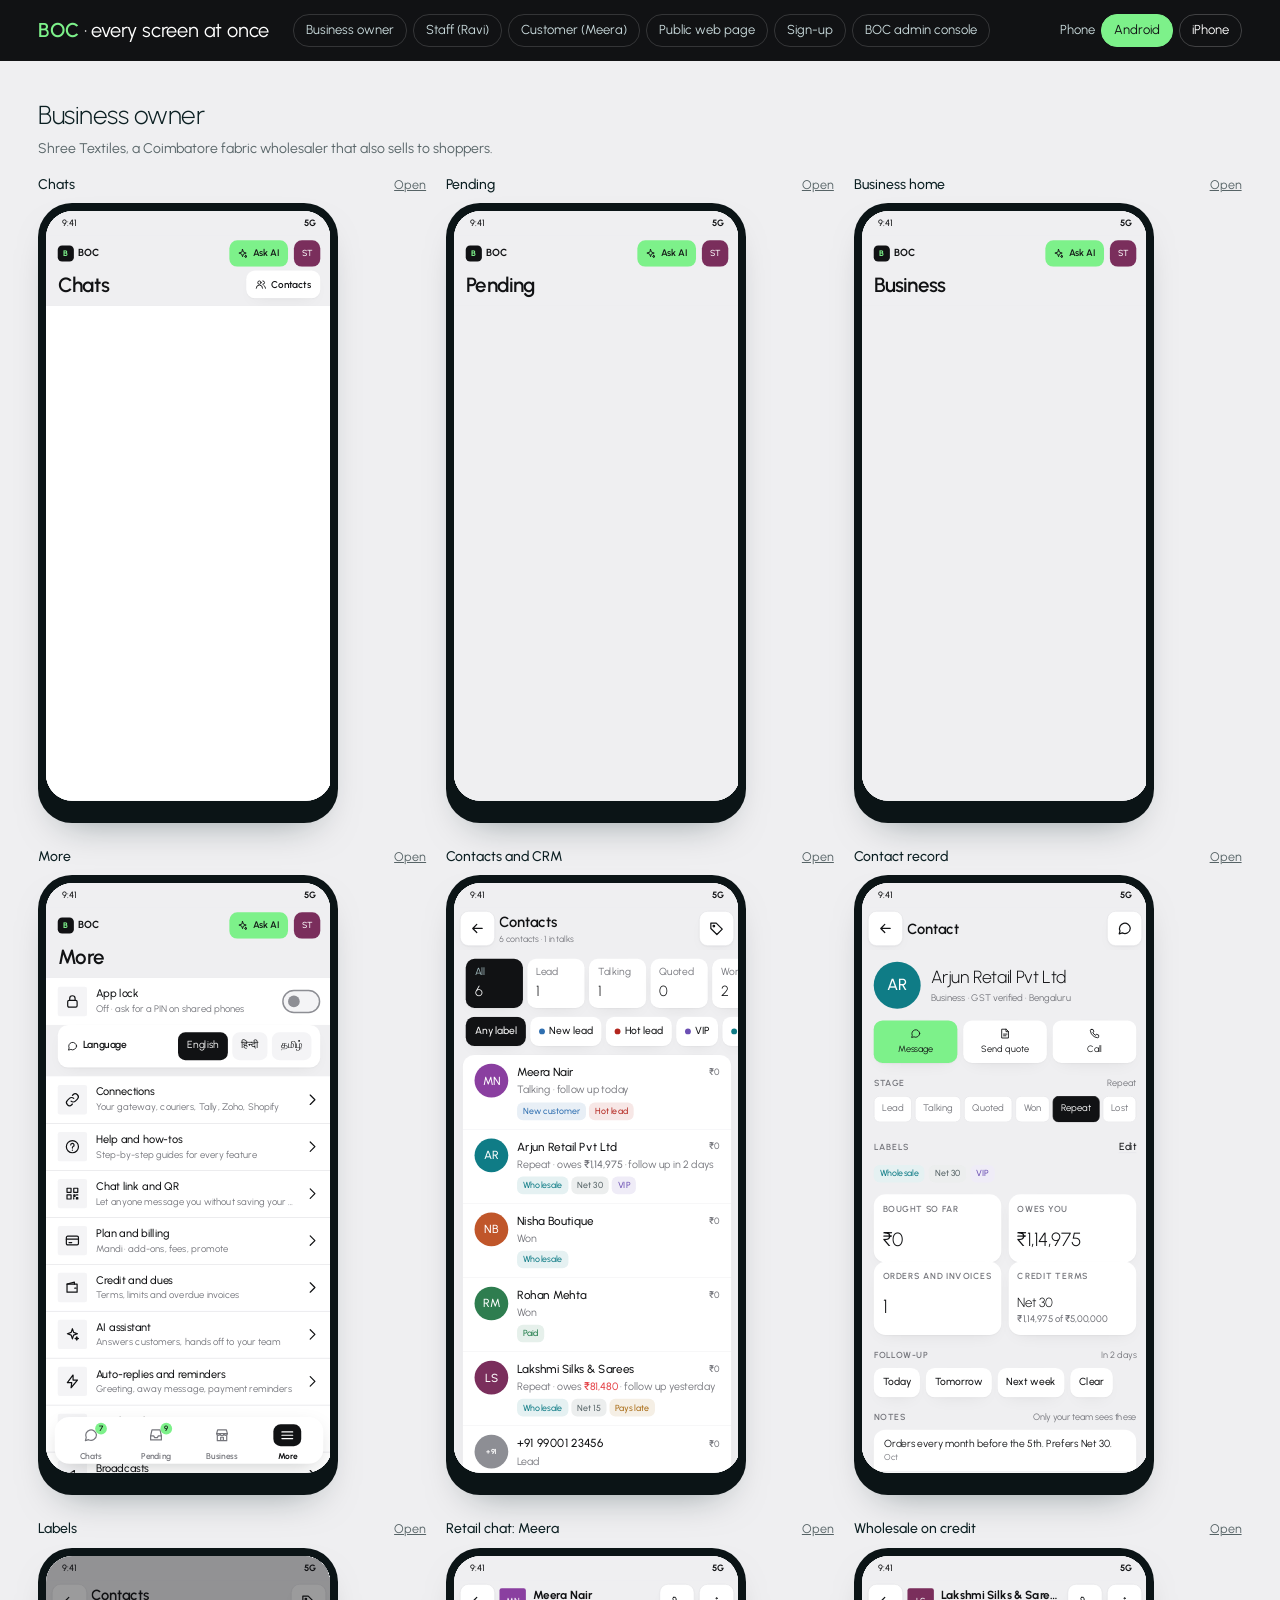
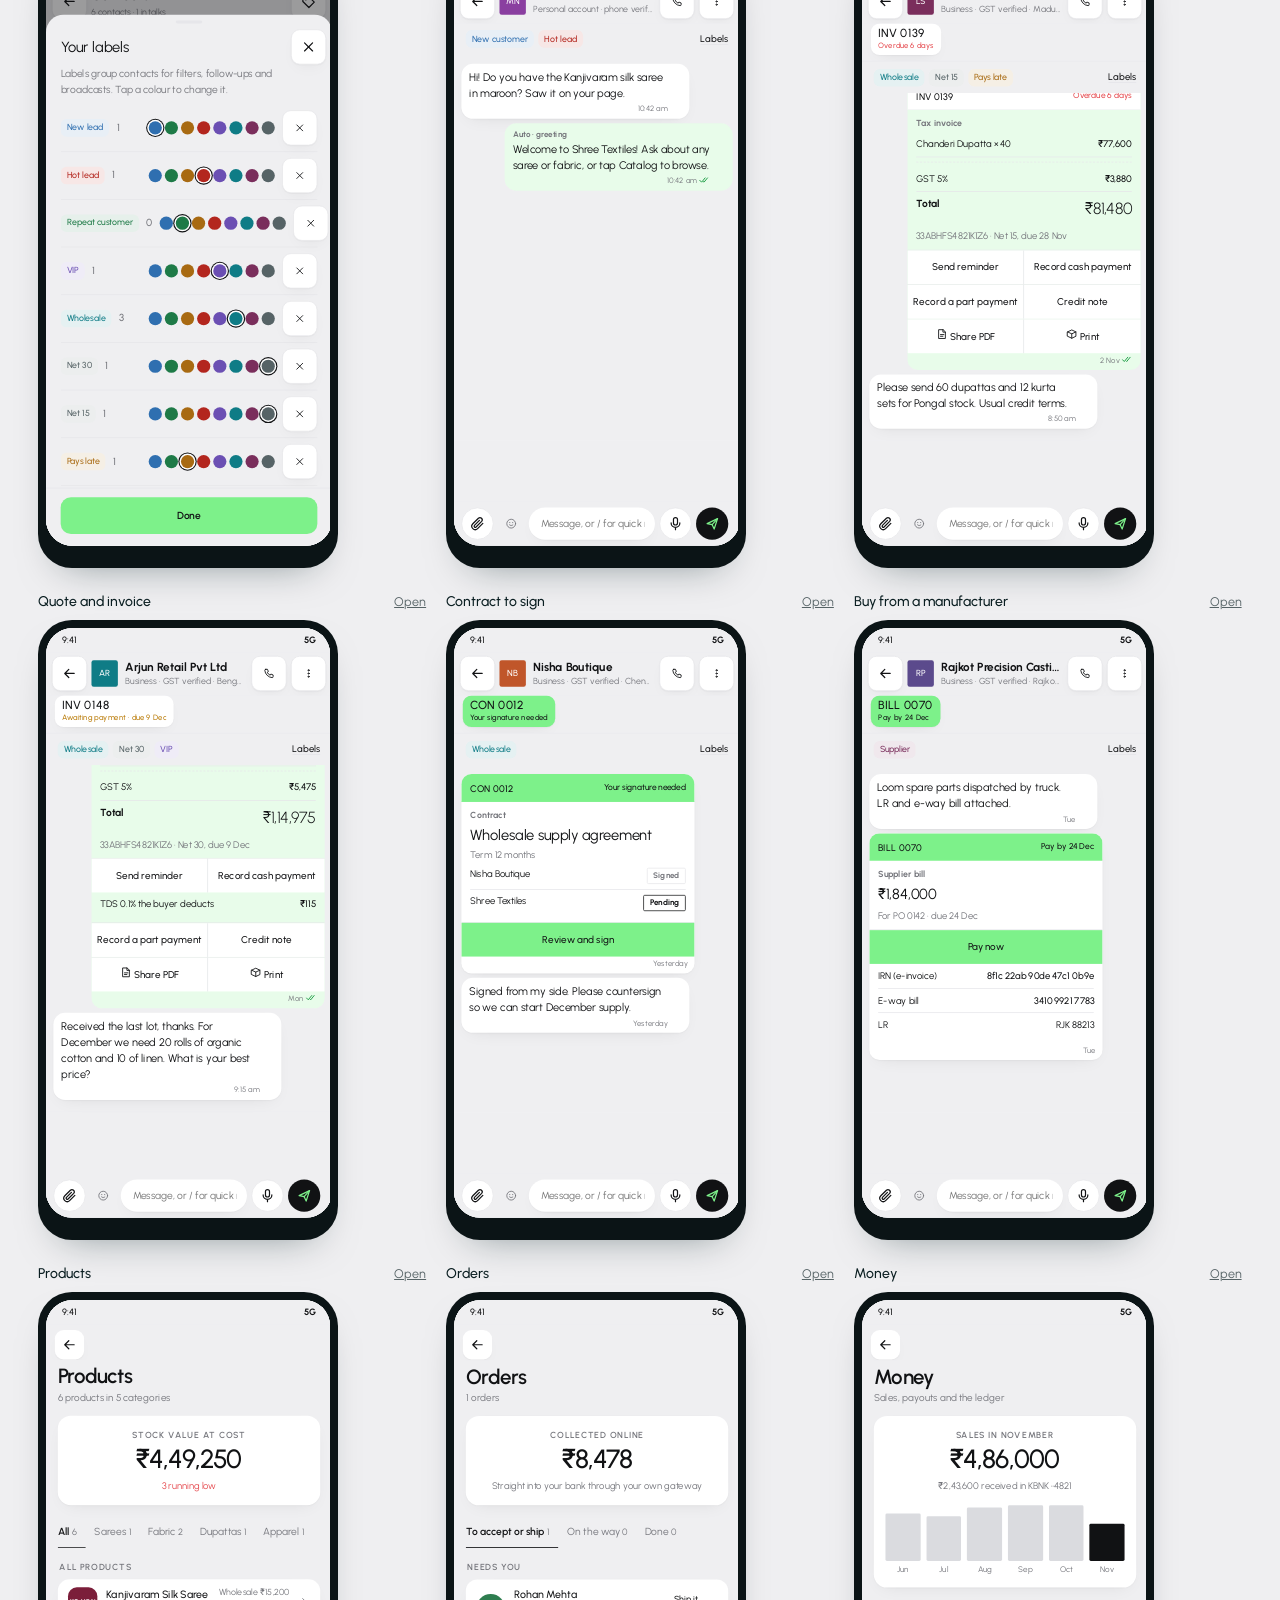
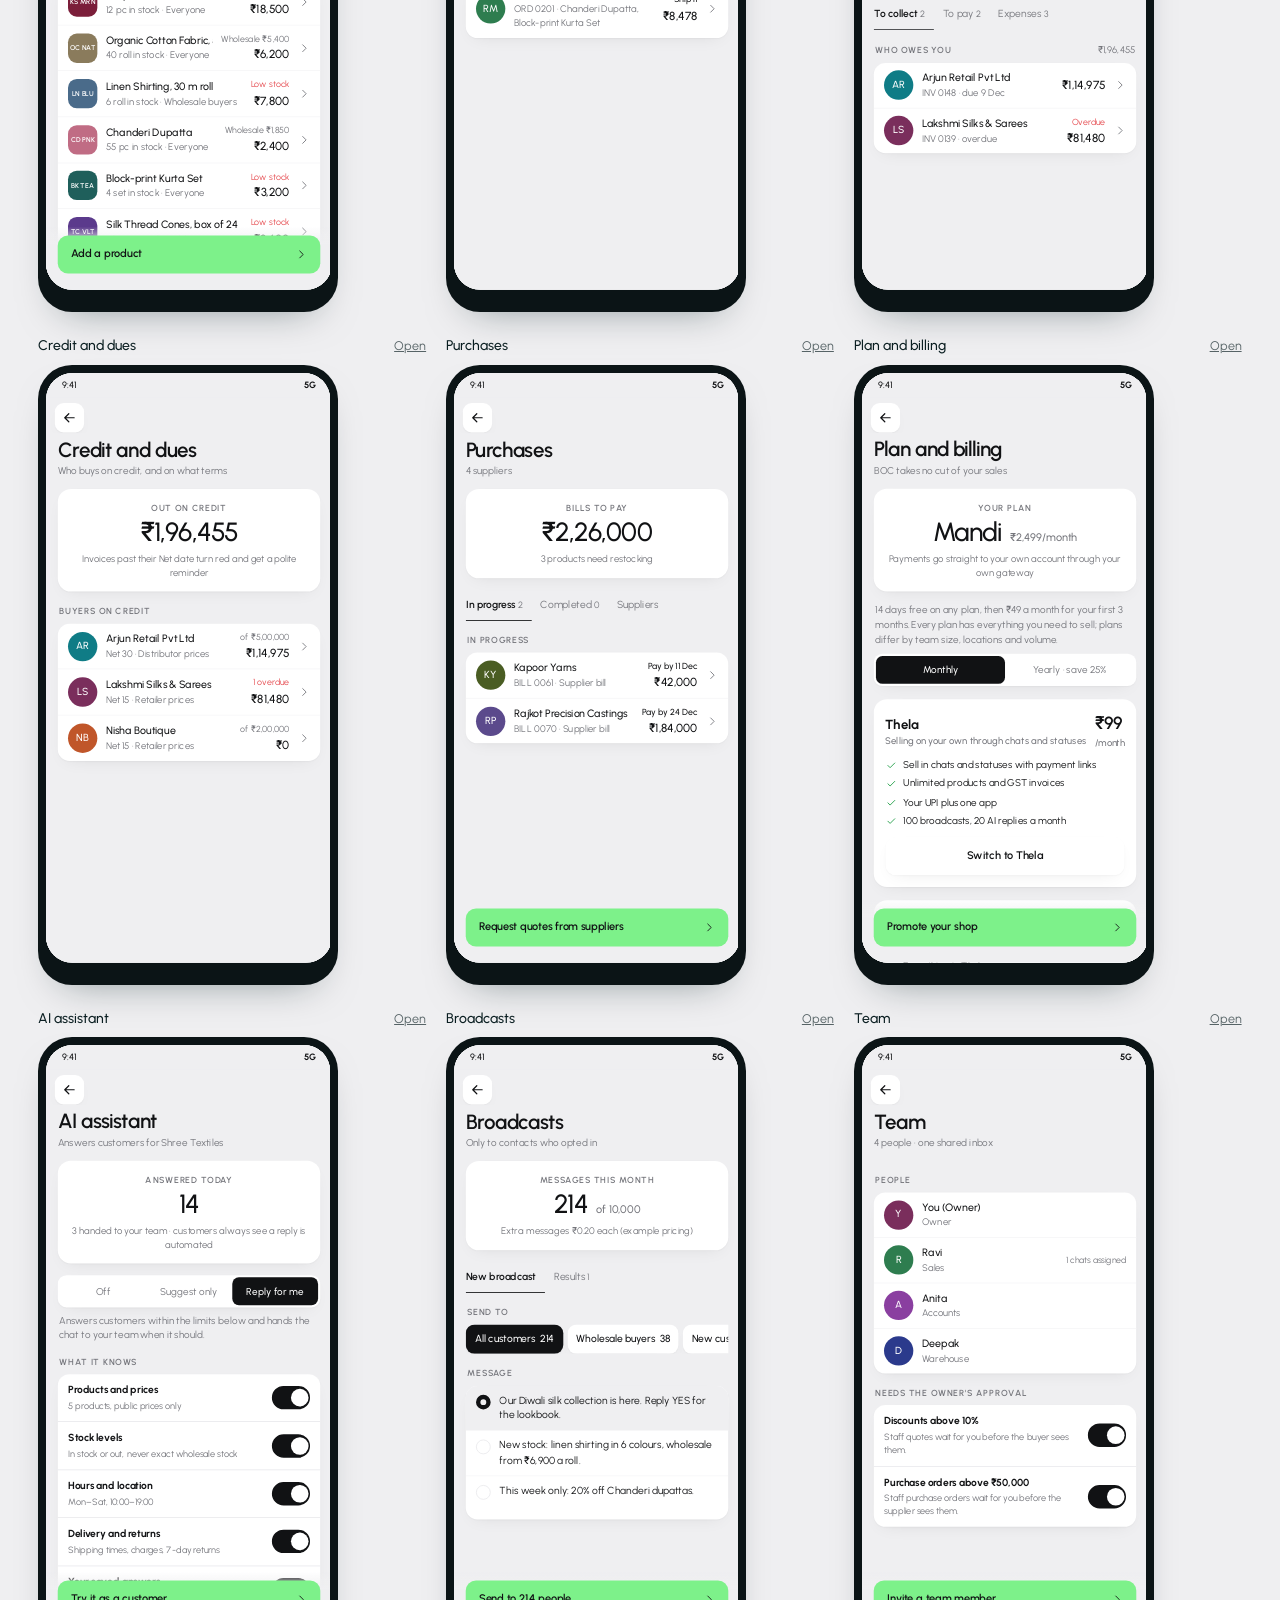
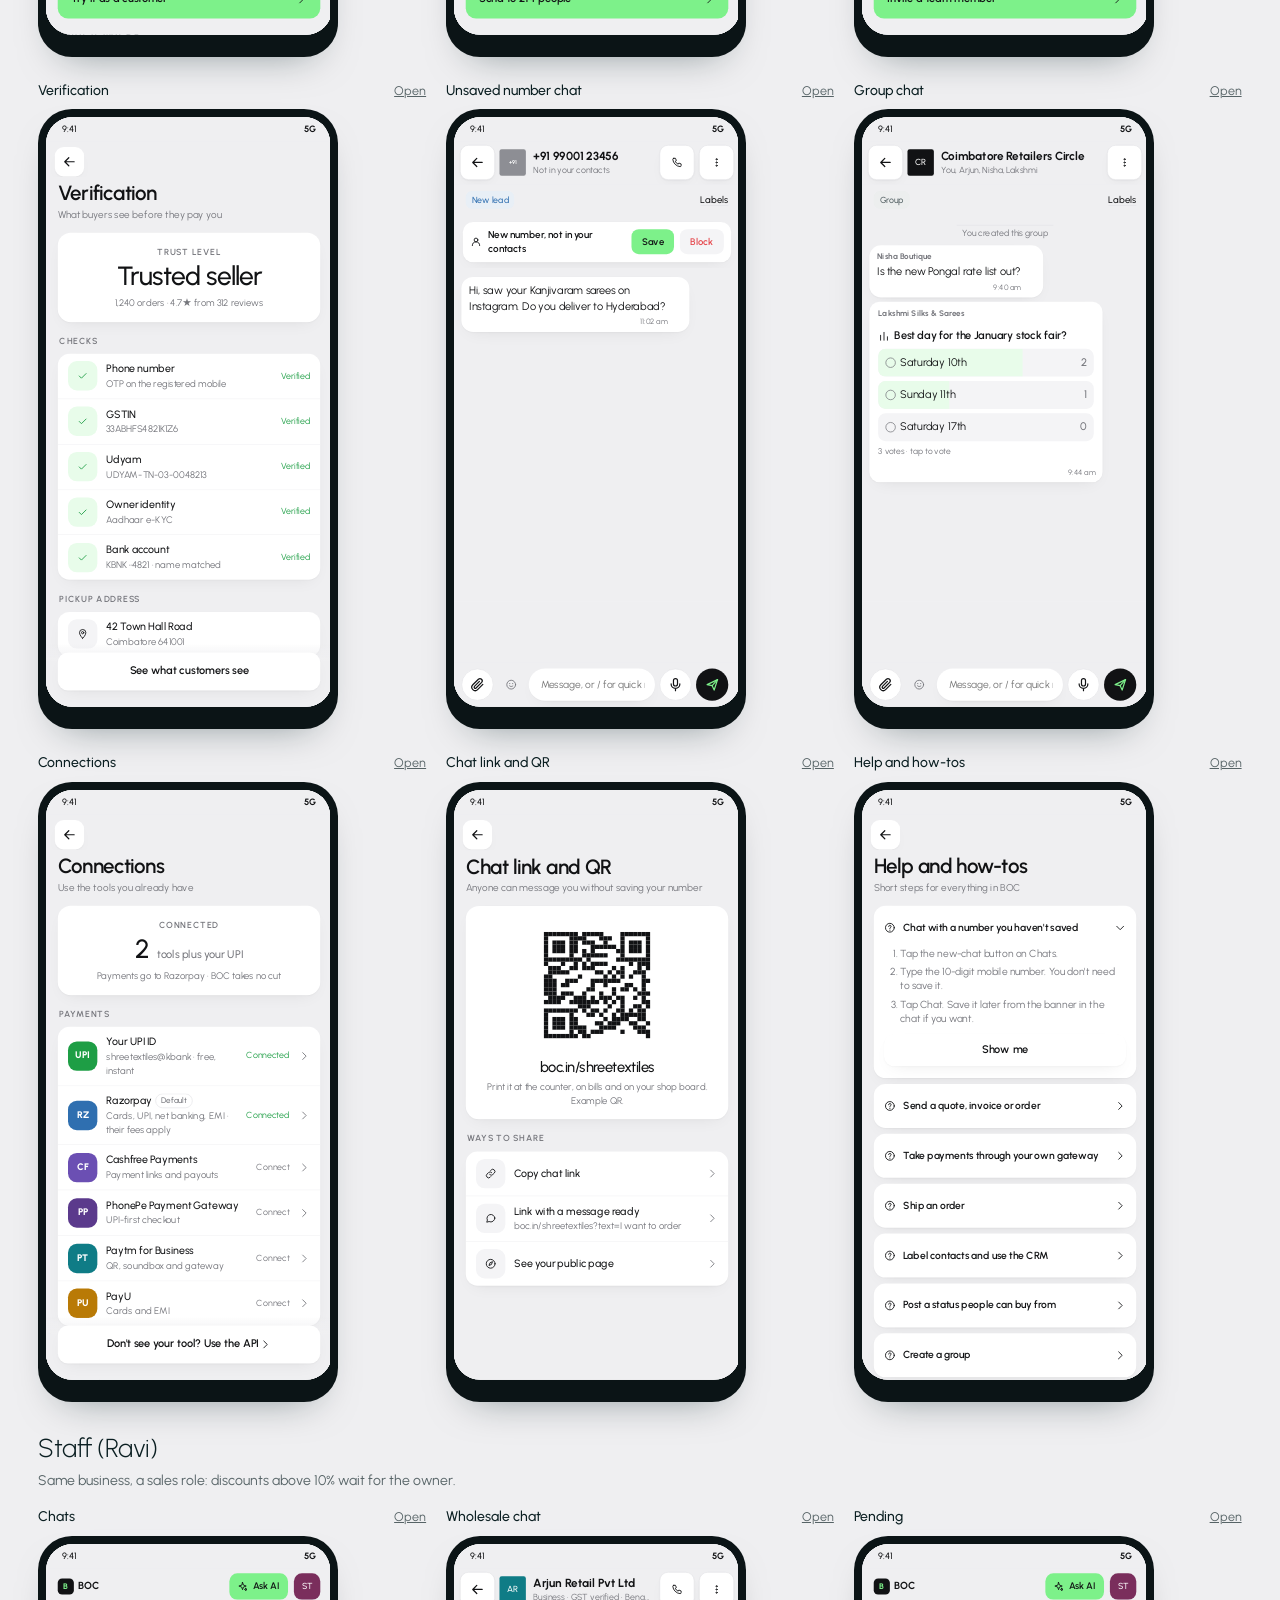
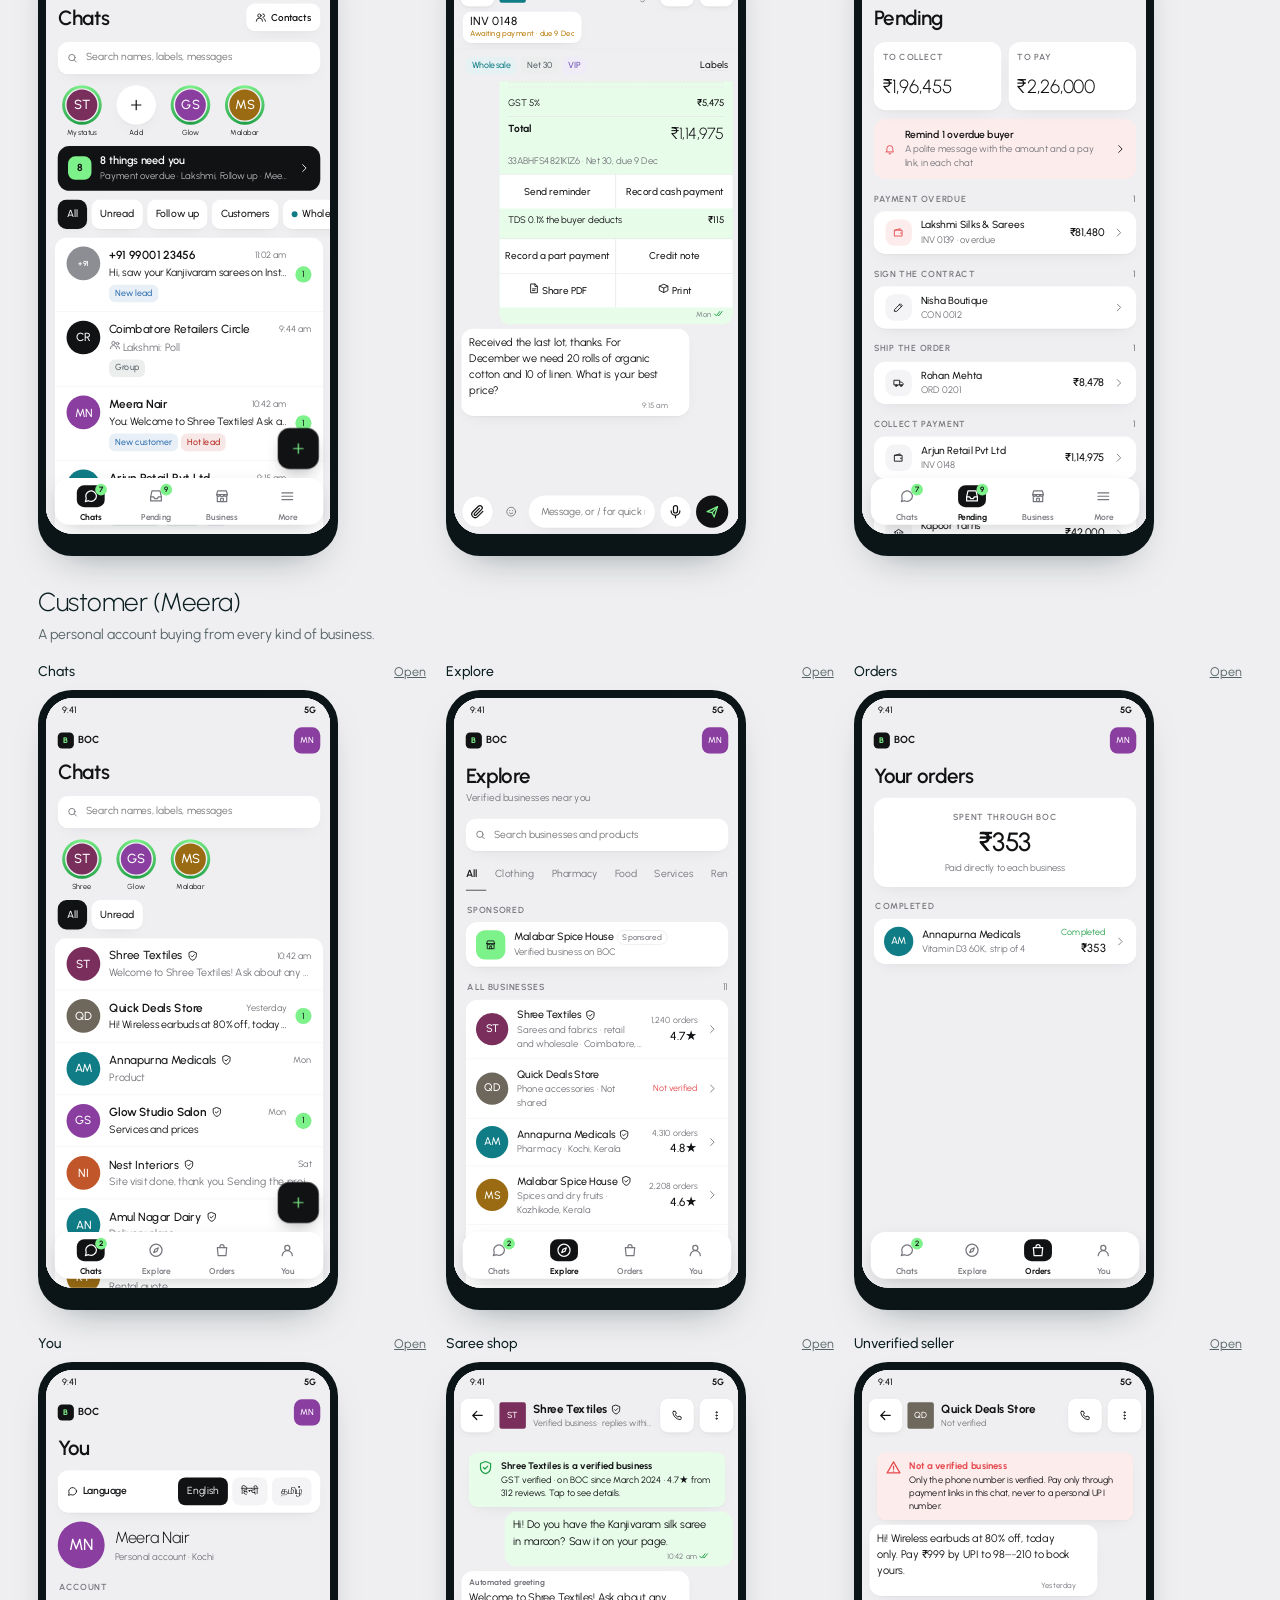
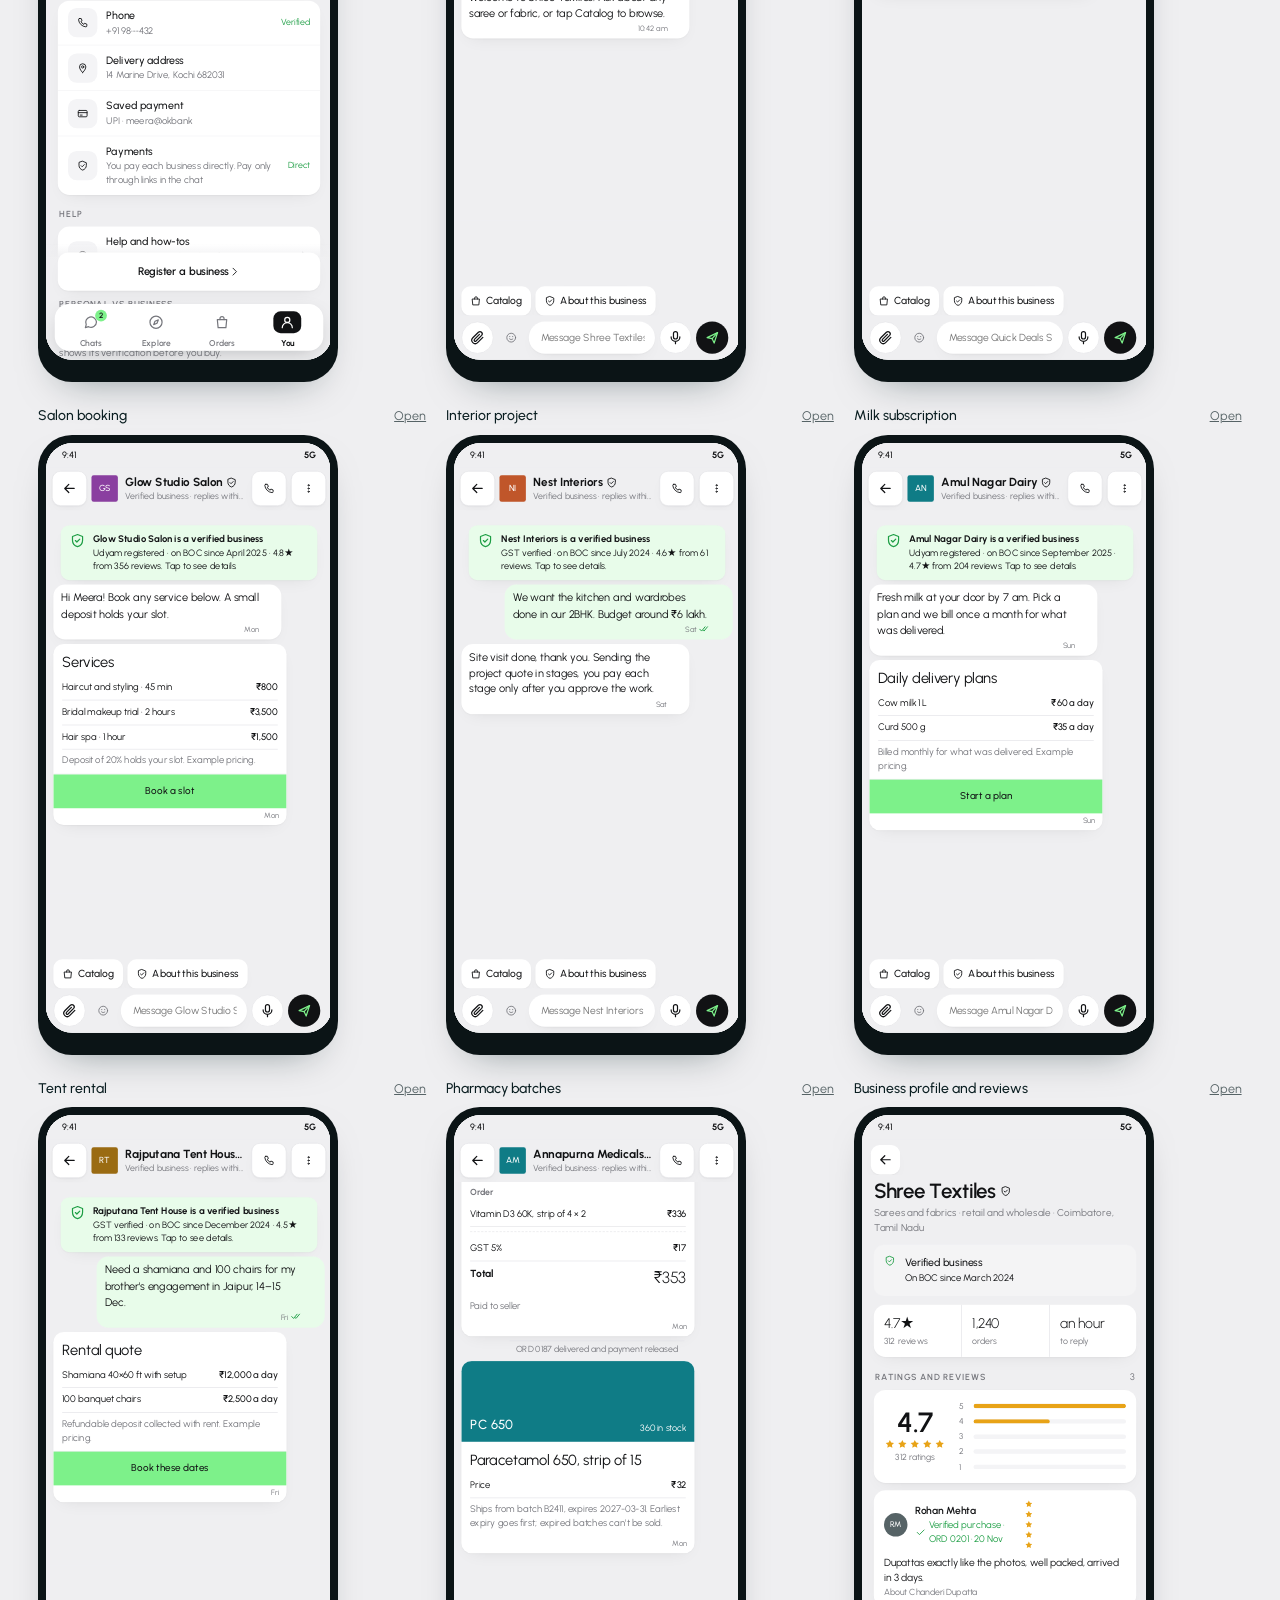
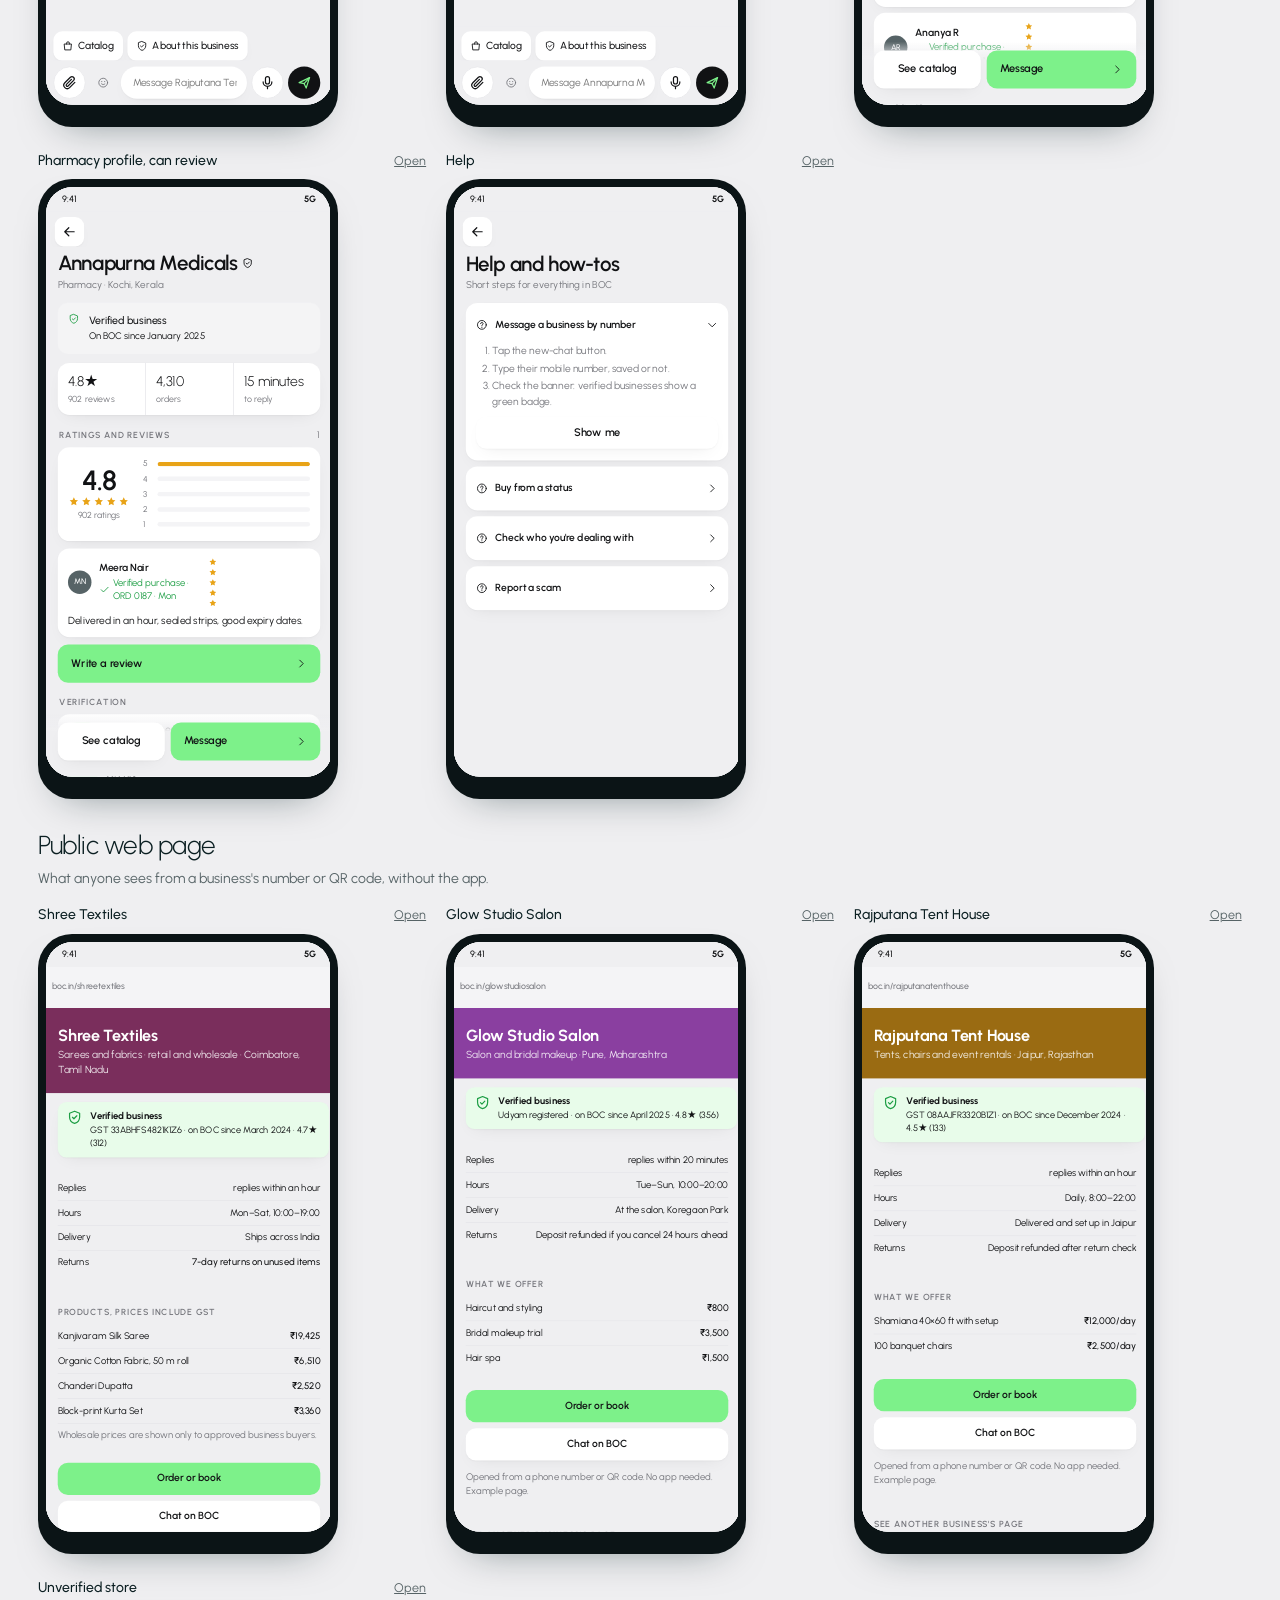
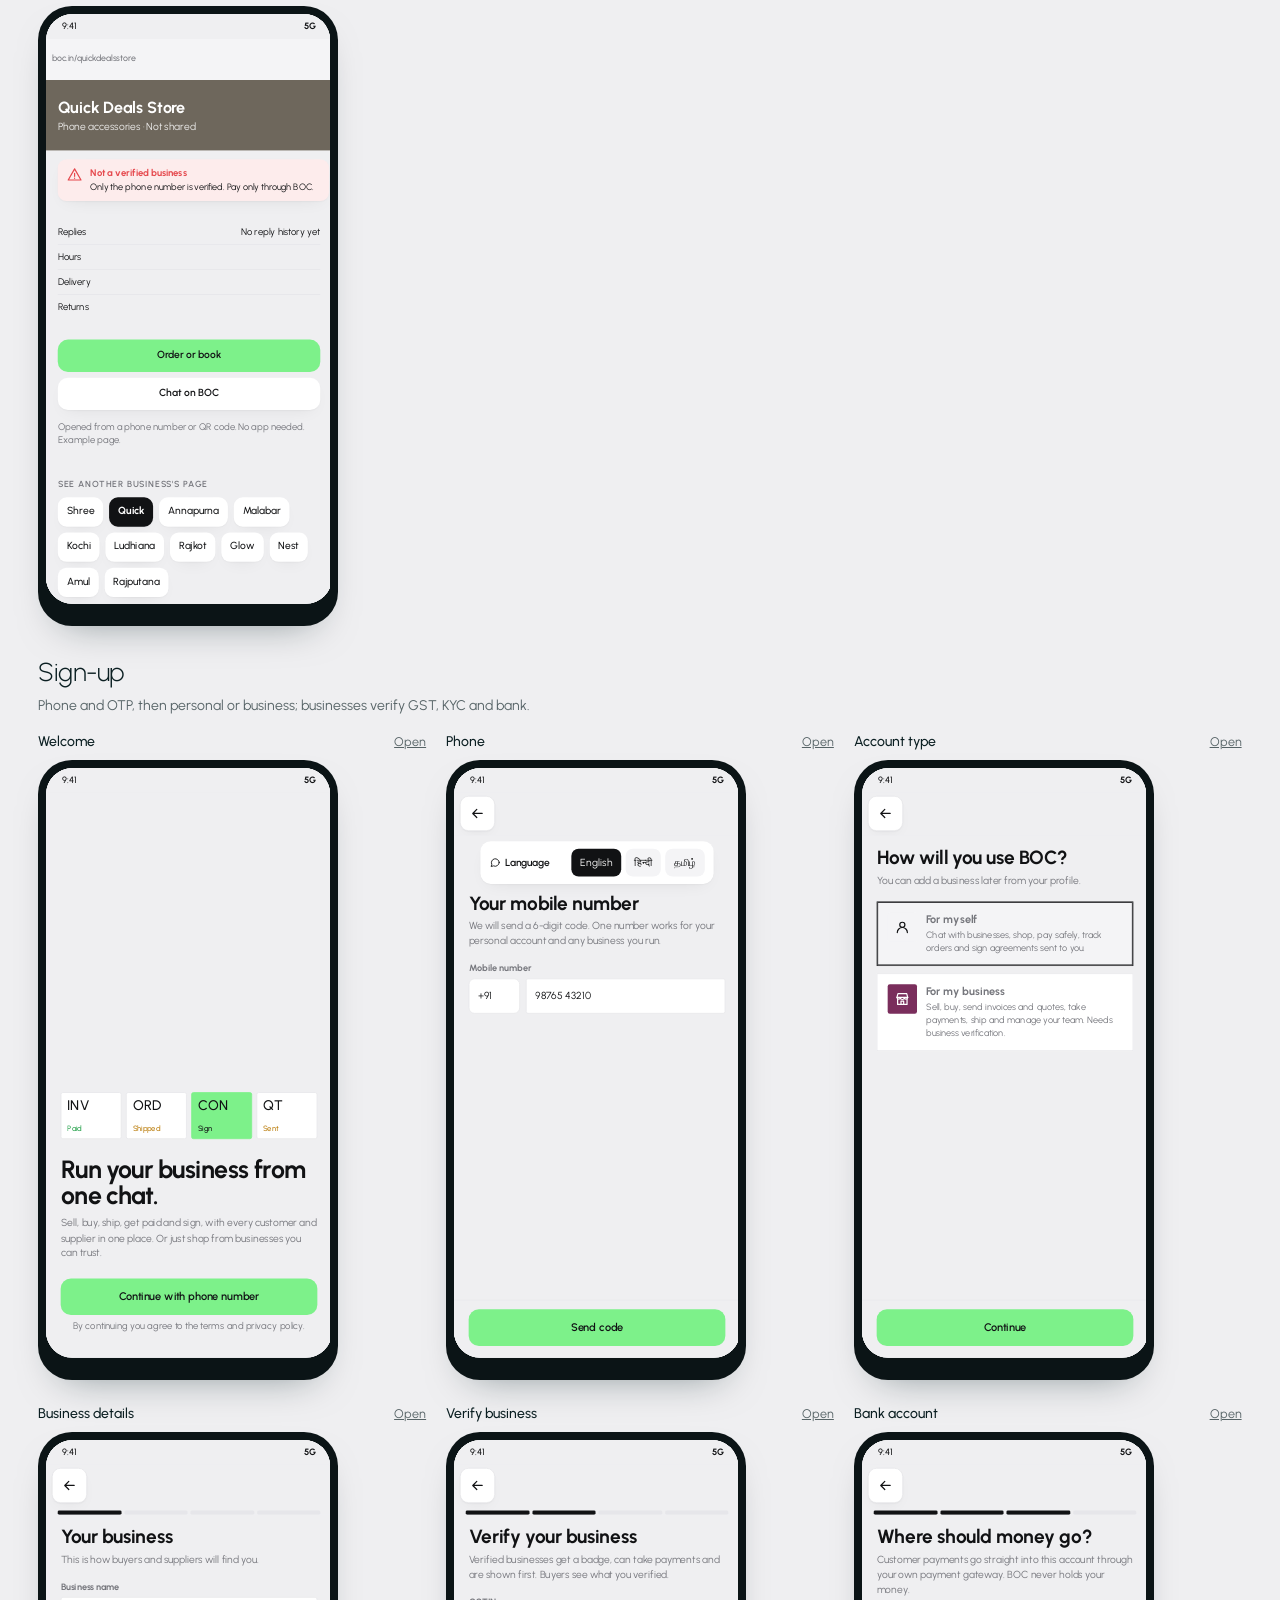
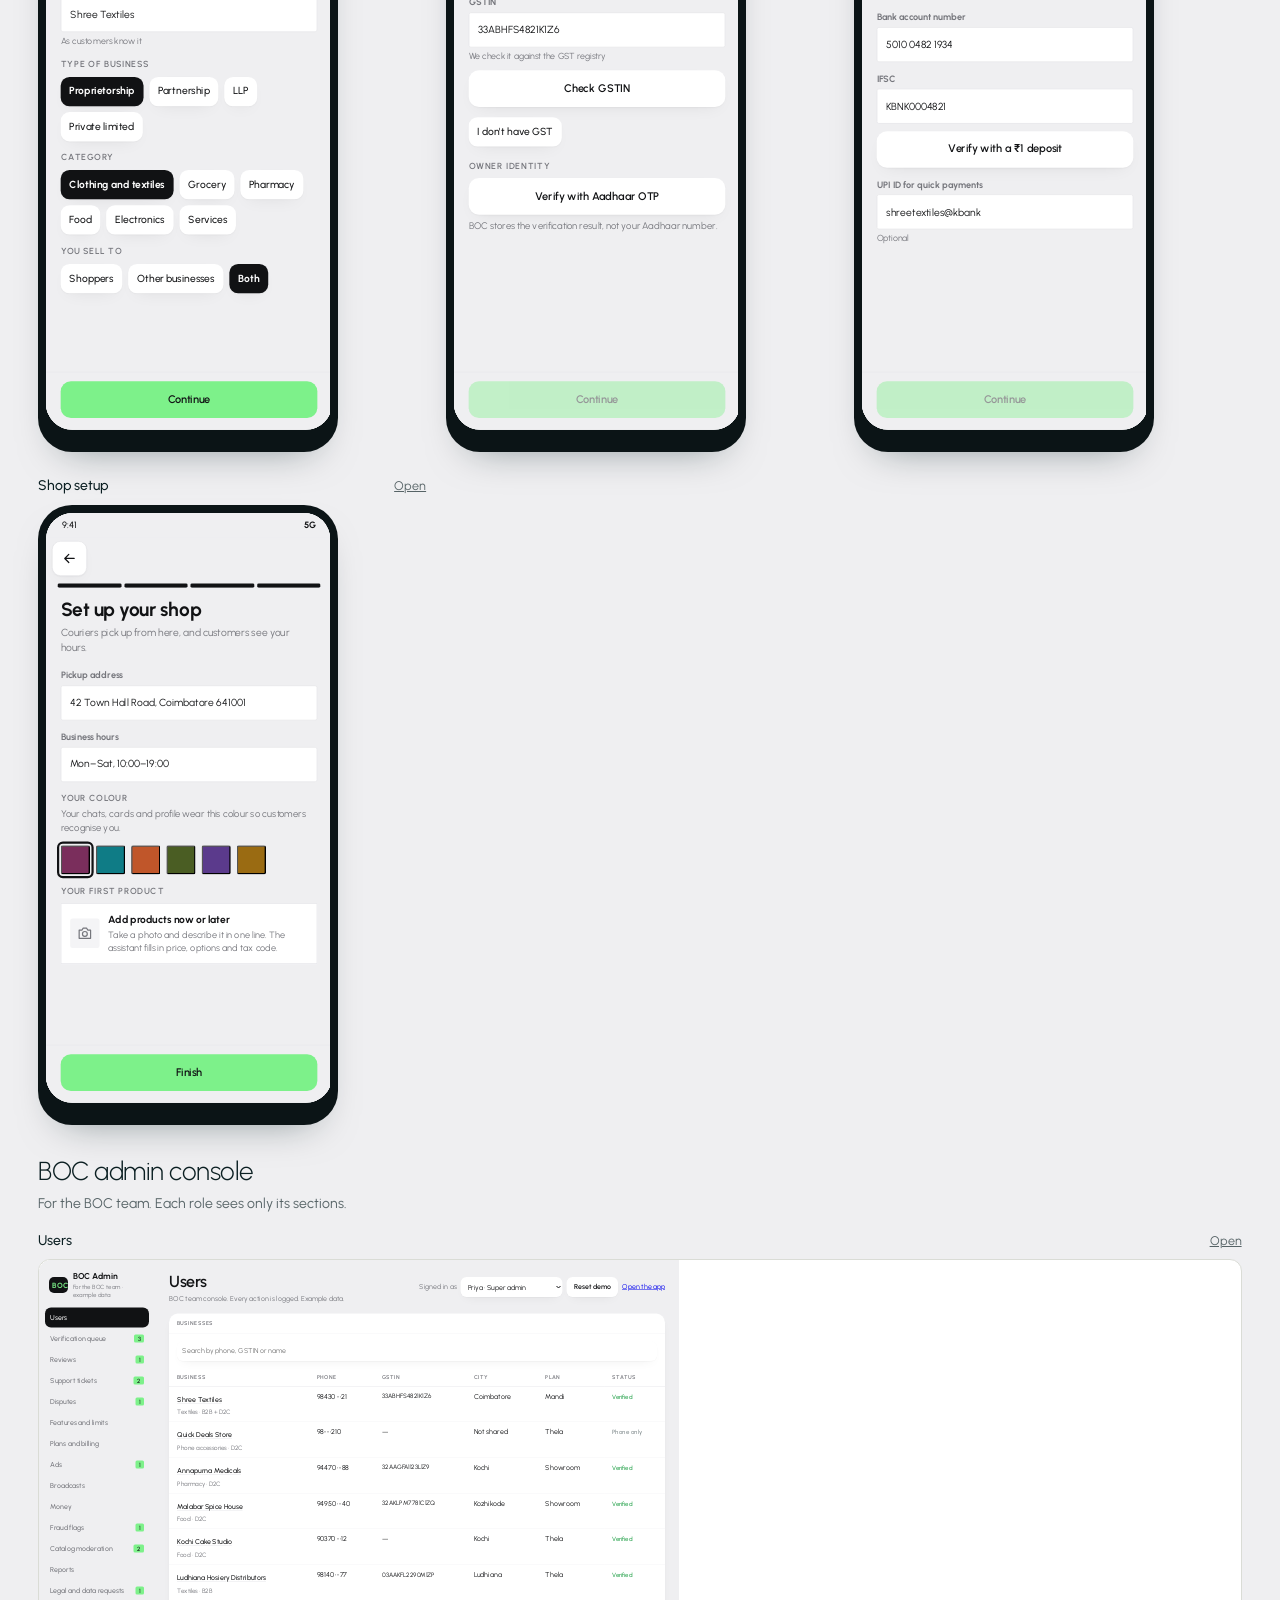
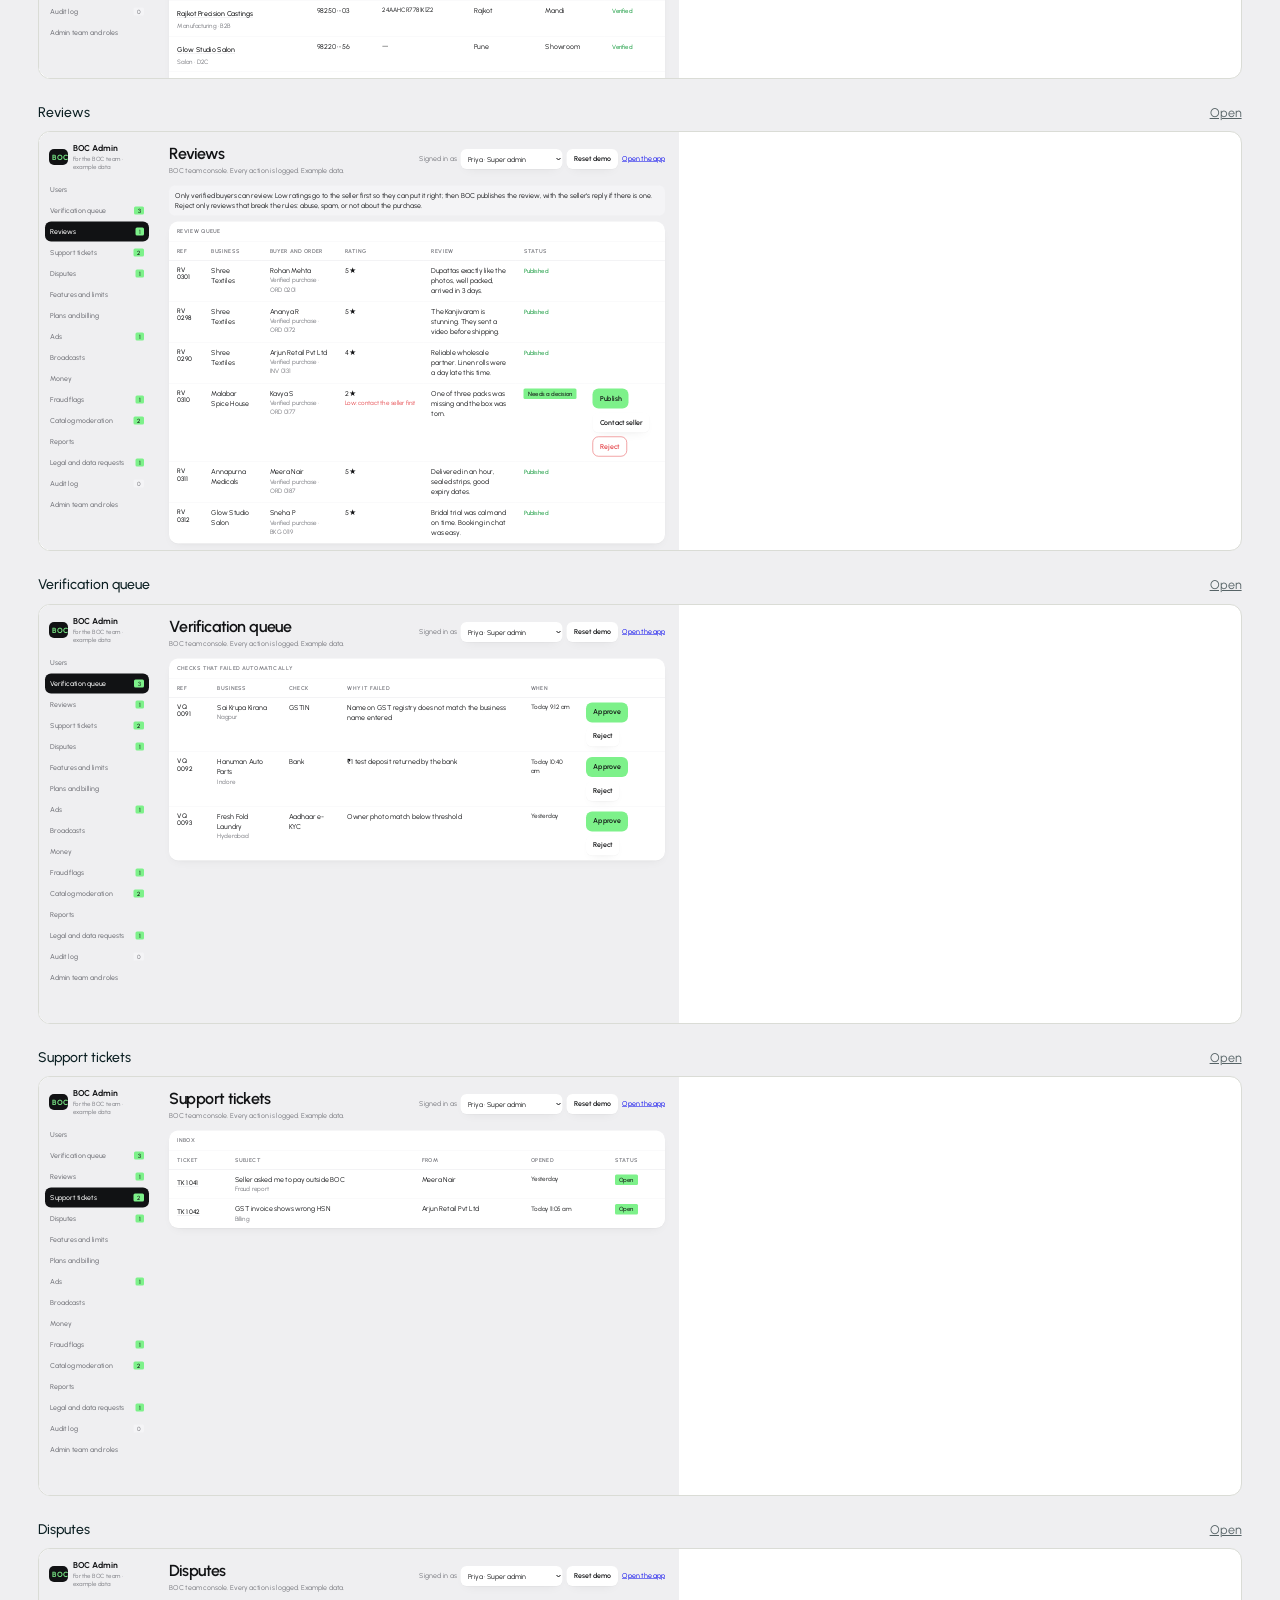
<file: prototype/suite.html>
<!doctype html>
<html lang="en" data-theme="light">
<head>
<meta charset="utf-8">
<meta name="viewport" content="width=device-width, initial-scale=1">
<title>BOC Screen Suite</title>
<link rel="stylesheet" href="https://fonts.googleapis.com/css2?family=Urbanist:wght@400;500;600;700&display=swap">
<style>
/* Every BOC screen on one page. Each phone is the live app opened read-only (?shot=1) at that screen. */
:root{--jet:#111214;--mint:#7DF18A;--ground:#EFEFF1;--card:#fff;--line:#DADCD6;--ink:#0B1F22;--ink2:#566366}
*{box-sizing:border-box}
body{margin:0;background:var(--ground);color:var(--ink);font:14px/1.45 Urbanist,Inter,system-ui,sans-serif}
header{position:sticky;top:0;z-index:5;background:var(--jet);color:#fff;padding:14px max(16px,3vw);display:flex;flex-wrap:wrap;gap:12px 24px;align-items:center}
header h1{margin:0;font-size:20px;font-weight:400;letter-spacing:-.01em}
header h1 b{color:var(--mint);font-weight:600}
nav{display:flex;flex-wrap:wrap;gap:6px}
nav a{color:#C9DADC;text-decoration:none;padding:6px 12px;border-radius:16px;border:1px solid rgba(255,255,255,.15);font-size:13px}
nav a:hover{background:rgba(255,255,255,.08);color:#fff}
.ctl{margin-left:auto;display:flex;gap:6px;align-items:center;color:#C9DADC;font-size:13px}
.ctl button{font:inherit;padding:6px 12px;border-radius:16px;border:1px solid rgba(255,255,255,.2);background:none;color:#fff;cursor:pointer}
.ctl button.on{background:var(--mint);color:var(--jet);border-color:var(--mint)}
main{padding:8px max(16px,3vw) 60px}
section{margin-top:28px}
section>h2{font-size:26px;font-weight:300;letter-spacing:-.02em;margin:0 0 4px}
section>p{margin:0 0 16px;color:var(--ink2);max-width:70ch}
.grid{display:grid;grid-template-columns:repeat(auto-fill,minmax(300px,1fr));gap:24px 20px}
.grid.wide{grid-template-columns:repeat(auto-fill,minmax(620px,1fr))}
figure{margin:0}
figcaption{display:flex;justify-content:space-between;align-items:baseline;gap:8px;margin-bottom:8px}
figcaption b{font-weight:500}
figcaption a{color:var(--ink2);font-size:12.5px}
.frame{position:relative;width:300px;height:620px;border-radius:34px;background:#0B1416;padding:8px;box-shadow:0 18px 40px -24px rgba(0,30,34,.5)}
.frame iframe{border:0;width:390px;height:804px;transform:scale(.7334);transform-origin:0 0;border-radius:36px;background:#fff}
.frame .cl{position:absolute;inset:8px;overflow:hidden;border-radius:26px}
.wide .frame{width:100%;height:420px;border-radius:12px;padding:0;background:var(--card);border:1px solid var(--line);box-shadow:none}
.wide .frame .cl{inset:0;border-radius:12px}
.wide .frame iframe{width:1280px;height:840px;transform:scale(.5);border-radius:0}
@media (max-width:700px){.grid.wide{grid-template-columns:1fr}.wide .frame iframe{transform:scale(.27)}.wide .frame{height:230px}}
</style>
</head>
<body>
<header><h1><b>BOC</b> · every screen at once</h1>
<nav id="toc"></nav>
<div class="ctl">Phone<button data-os="android" class="on">Android</button><button data-os="ios">iPhone</button></div></header>
<main id="main"></main>
<script>
const G=[
 {id:"owner",t:"Business owner",d:"Shree Textiles, a Coimbatore fabric wholesaler that also sells to shoppers.",s:[
  ["Chats","view=owner&tab=chats"],["Pending","view=owner&tab=pending"],["Business home","view=owner&tab=biz"],["More","view=owner&tab=more"],
  ["Contacts and CRM","view=owner&screen=customers"],["Contact record","view=owner&screen=contact&id=c2"],["Labels","view=owner&screen=customers&sheet=labels"],
  ["Retail chat: Meera","view=owner&chat=c1"],["Wholesale on credit","view=owner&chat=c10"],["Quote and invoice","view=owner&chat=c2"],["Contract to sign","view=owner&chat=c7"],
  ["Buy from a manufacturer","view=owner&chat=c11"],["Products","view=owner&screen=catalog"],["Orders","view=owner&screen=orders"],["Money","view=owner&screen=money"],
  ["Credit and dues","view=owner&screen=credit"],["Purchases","view=owner&screen=purchases"],["Plan and billing","view=owner&screen=plan"],["AI assistant","view=owner&screen=assistant"],
  ["Broadcasts","view=owner&screen=broadcast"],["Team","view=owner&screen=team"],["Verification","view=owner&screen=verification"],["Unsaved number chat","view=owner&chat=u1"],["Group chat","view=owner&chat=g1"],["Connections","view=owner&screen=connections"],["Chat link and QR","view=owner&screen=chatlink"],["Help and how-tos","view=owner&screen=help"]]},
 {id:"staff",t:"Staff (Ravi)",d:"Same business, a sales role: discounts above 10% wait for the owner.",s:[["Chats","view=staff&tab=chats"],["Wholesale chat","view=staff&chat=c2"],["Pending","view=staff&tab=pending"]]},
 {id:"customer",t:"Customer (Meera)",d:"A personal account buying from every kind of business.",s:[
  ["Chats","view=customer&tab=chats"],["Explore","view=customer&tab=explore"],["Orders","view=customer&tab=orders"],["You","view=customer&tab=me"],
  ["Saree shop","view=customer&chat=c1"],["Unverified seller","view=customer&chat=x1"],["Salon booking","view=customer&chat=y1"],["Interior project","view=customer&chat=y2"],
  ["Milk subscription","view=customer&chat=y3"],["Tent rental","view=customer&chat=y4"],["Pharmacy batches","view=customer&chat=x2"],["Business profile and reviews","view=customer&screen=bizprofile&id=st"],["Pharmacy profile, can review","view=customer&screen=bizprofile&id=am"],["Help","view=customer&screen=help"]]},
 {id:"web",t:"Public web page",d:"What anyone sees from a business's number or QR code, without the app.",s:[["Shree Textiles","frame=web&web=st"],["Glow Studio Salon","frame=web&web=gs"],["Rajputana Tent House","frame=web&web=tt"],["Unverified store","frame=web&web=qd"]]},
 {id:"signup",t:"Sign-up",d:"Phone and OTP, then personal or business; businesses verify GST, KYC and bank.",s:[["Welcome","ob=welcome"],["Phone","ob=phone"],["Account type","ob=type"],["Business details","ob=b1"],["Verify business","ob=b2"],["Bank account","ob=b3"],["Shop setup","ob=b4"]]},
 {id:"admin",t:"BOC admin console",d:"For the BOC team. Each role sees only its sections.",wide:true,s:[
  ["Users","section=users"],["Reviews","section=reviews"],["Verification queue","section=verify"],["Support tickets","section=support"],["Disputes","section=disputes"],["Features and limits","section=features"],
  ["Plans and billing","section=billing"],["Ads","section=ads"],["Broadcasts","section=broadcast"],["Money","section=money"],["Fraud flags","section=fraud"],
  ["Catalog moderation","section=moderation"],["Reports","section=reports"],["Legal requests","section=legal"],["Audit log","section=audit"],["Admin roles","section=team"]]}
];
let os="android";
function url(g,q){return g.id==="admin"?`admin.html?${q}`:`index.html?shot=1&os=${os}&${q}`}
function draw(){
  document.getElementById("toc").innerHTML=G.map(g=>`<a href="#${g.id}">${g.t}</a>`).join("");
  document.getElementById("main").innerHTML=G.map(g=>`<section id="${g.id}"><h2>${g.t}</h2><p>${g.d}</p><div class="grid ${g.wide?"wide":""}">${g.s.map(([t,q])=>`<figure><figcaption><b>${t}</b><a href="${url(g,q).replace("shot=1&","")}" target="_blank" rel="noopener">Open</a></figcaption><div class="frame"><div class="cl"><iframe loading="lazy" title="${t}" src="${url(g,q)}"></iframe></div></div></figure>`).join("")}</div></section>`).join("")}
document.querySelector(".ctl").addEventListener("click",e=>{const b=e.target.closest("button");if(!b)return;os=b.dataset.os;document.querySelectorAll(".ctl button").forEach(x=>x.classList.toggle("on",x===b));draw()});
draw();
</script>
</body>
</html>
</file>
